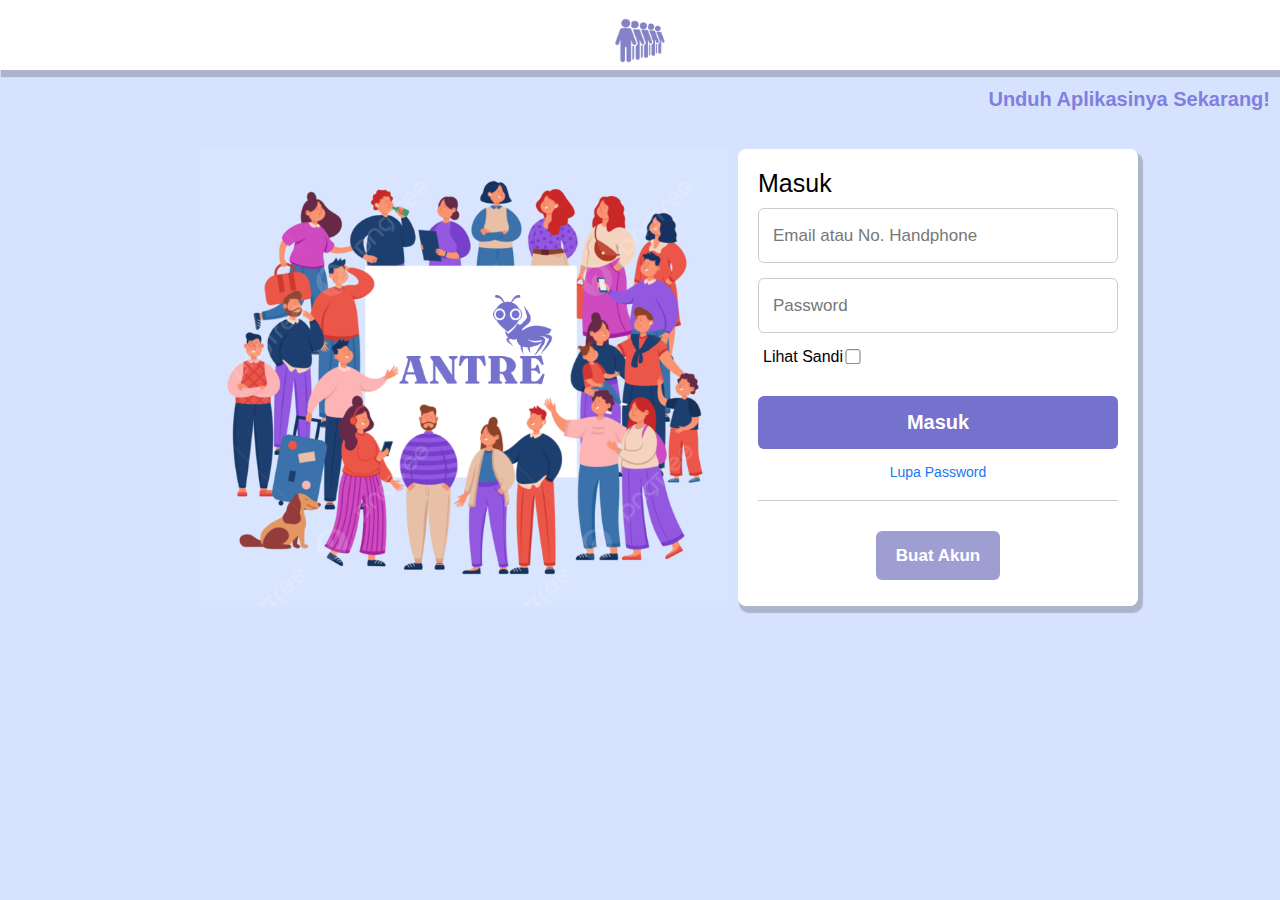
<file: index.html>
<!DOCTYPE html>
<html lang="en">
  <head>
    <meta charset="UTF-8" />
    <meta name="viewport" content="width=device-width, initial-scale=1.0" />
    <title>Antrean - Login</title>
    <link rel="shortcut icon" href="Assets/favicon.ico" type="image/x-icon" />
    <link rel="stylesheet" href="CSS/style.css" />
    <script>
      function myFunction() {
        var x = document.getElementById("myInput");
        if (x.type === "password") {
          x.type = "text";
        } else {
          x.type = "password";
        }
      }
    </script>
  </head>
  <body>
    <div class="container">
      <div class="header">
        <img src="Assets/Jumlah.png" alt="Logo" width="50" height="45" />
      </div>
      <a class="download" href="#">Unduh Aplikasinya Sekarang!</a>
      <div class="main">
        <img src="Assets/Group 14.png" class="aside2" />
        <form action="HTML/beranda.html">
          <div class="tittle">Masuk</div>
          <input type="email" placeholder="Email atau No. Handphone" required />
          <input type="password" placeholder="Password" id="myInput" required />
          <span class="textbox">Lihat Sandi</span
          ><input type="checkbox" onclick="myFunction()" class="cekbox" />
          <div class="link">
            <button type="submit" class="login">Masuk</button>
            <a href="#" class="forgot">Lupa Password</a>
          </div>
          <hr />
          <div class="button">
            <a href="HTML/Daftar.html">Buat Akun</a>
          </div>
        </form>
      </div>
    </div>
  </body>
</html>
</file>
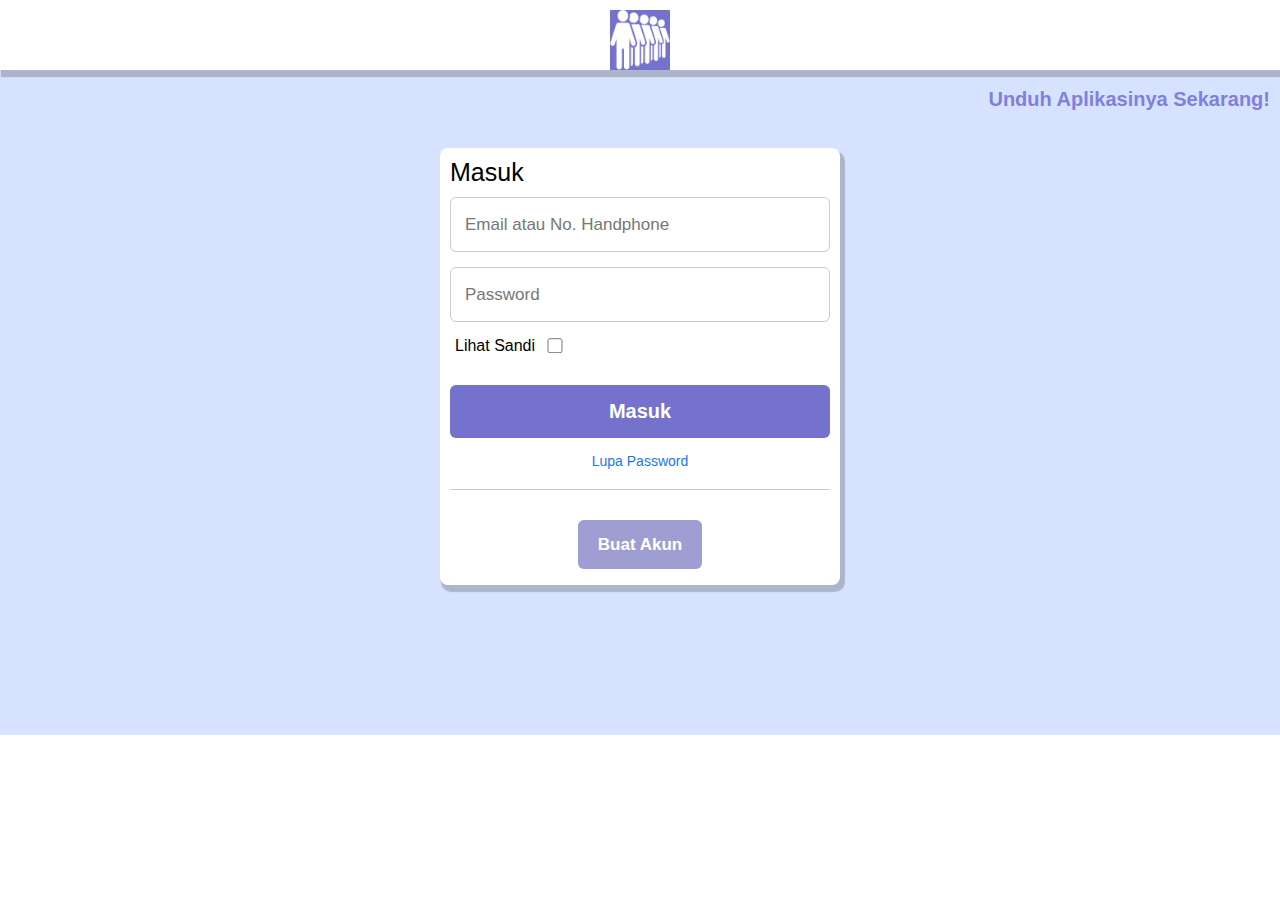
<file: Index.html>
<!DOCTYPE html>
<html lang="en">
  <head>
    <meta charset="UTF-8" />
    <meta name="viewport" content="width=device-width, initial-scale=1.0" />
    <title>Login</title>
    <link rel="shortcut icon" href="/Assets/favicon.ico" type="image/x-icon">
    <link rel="stylesheet" href="/CSS/Index.css" />
    <script>
      function myFunction() {
        var x = document.getElementById("myInput");
        if (x.type === "password") {
          x.type = "text";
        } else {
          x.type = "password";
        }
      }
    </script>
  </head>
  <body>
    <div class="container">
      <div class="header">
        <img src="../Assets/Logo Besar.png" alt="Logo" width="60" height="60" />
      </div>
      <a class="download" href="#">Unduh Aplikasinya Sekarang!</a>
      <div class="main">
        <img
          src="../Assets/Group 14.png"
          class="aside2"
          width="600"
          height="500"
        />
        <form action="#">
          <div class="tittle">Masuk</div>
          <input type="email" placeholder="Email atau No. Handphone" required />
          <input type="password" placeholder="Password" id="myInput" required />
          <span class="textbox">Lihat Sandi</span
          ><input type="checkbox" onclick="myFunction()" class="cekbox" />
          <div class="link">
            <button type="submit" class="login">Masuk</button>
            <a href="#" class="forgot">Lupa Password</a>
          </div>
          <hr />
          <div class="button">
            <a
              href="HTML/Daftar.html"
              >Buat Akun</a
            >
          </div>
        </form>
      </div>
    </div>
  </body>
</html>
</file>
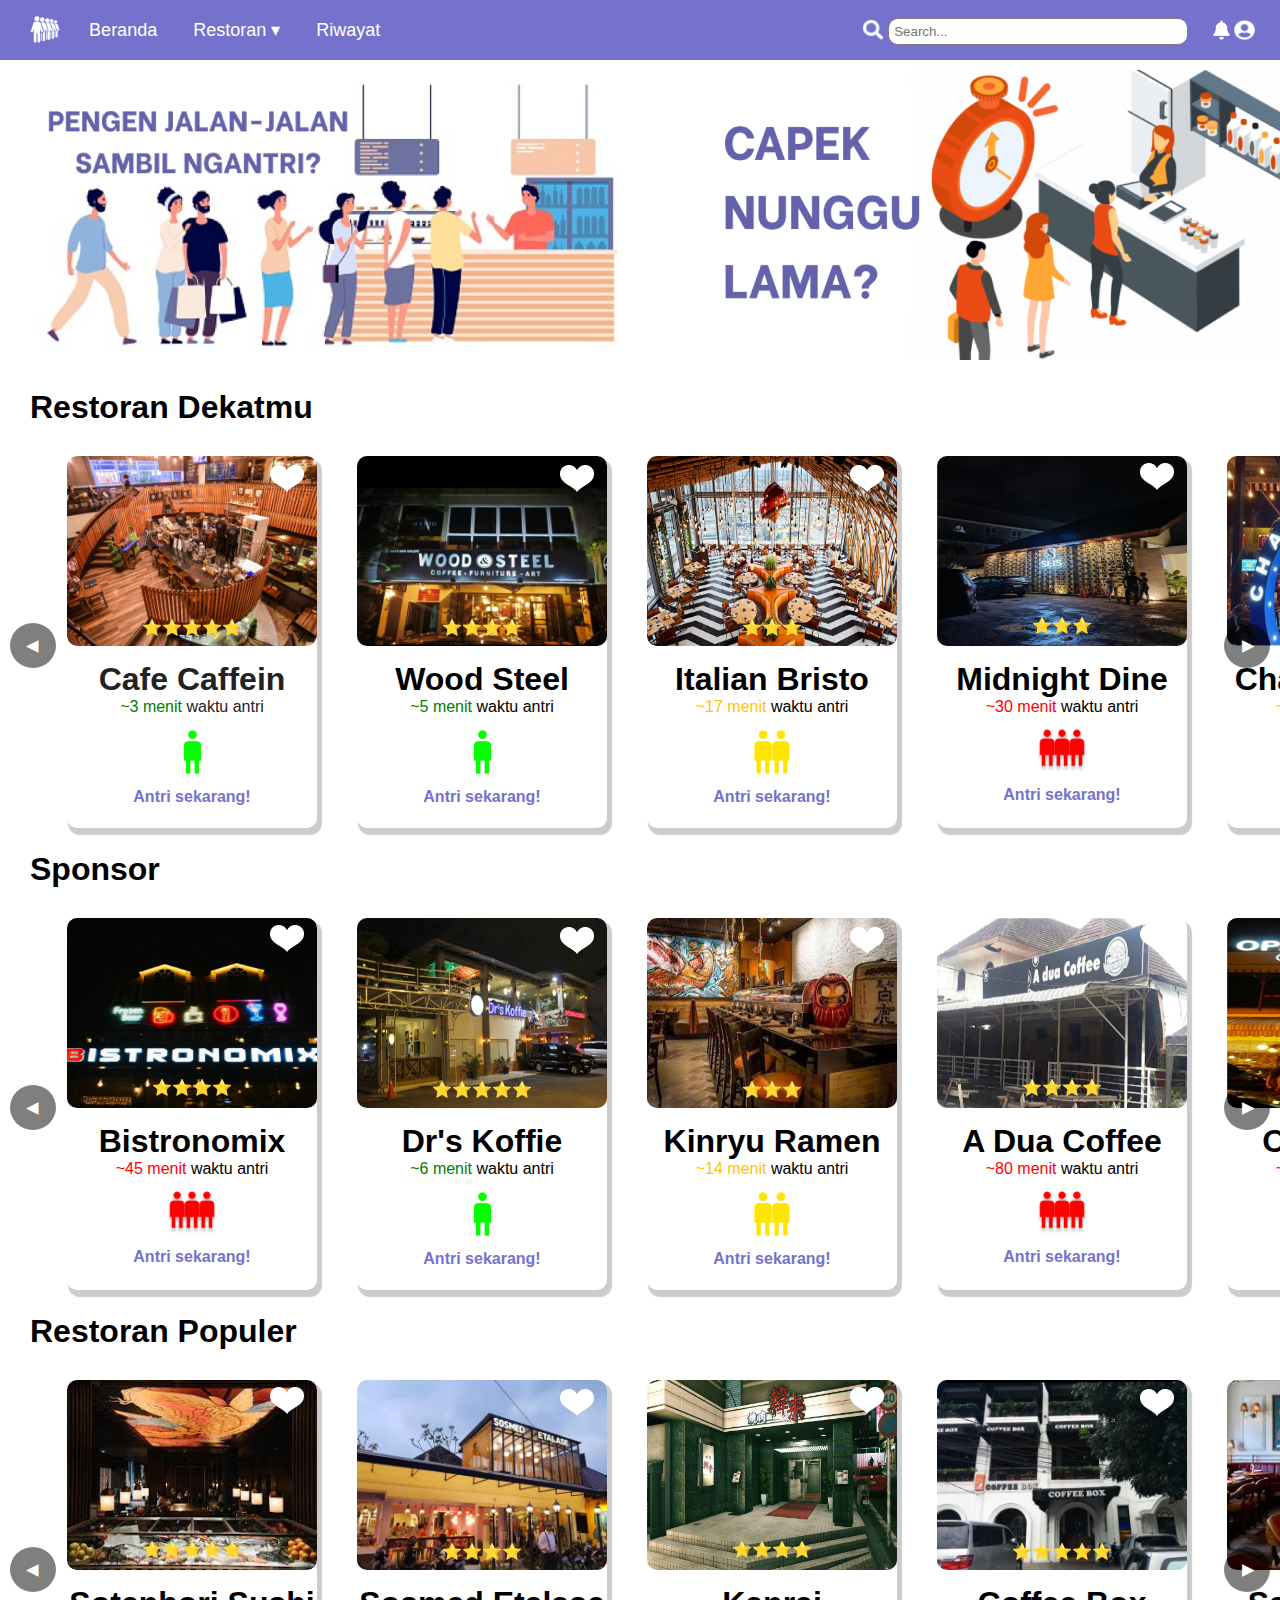
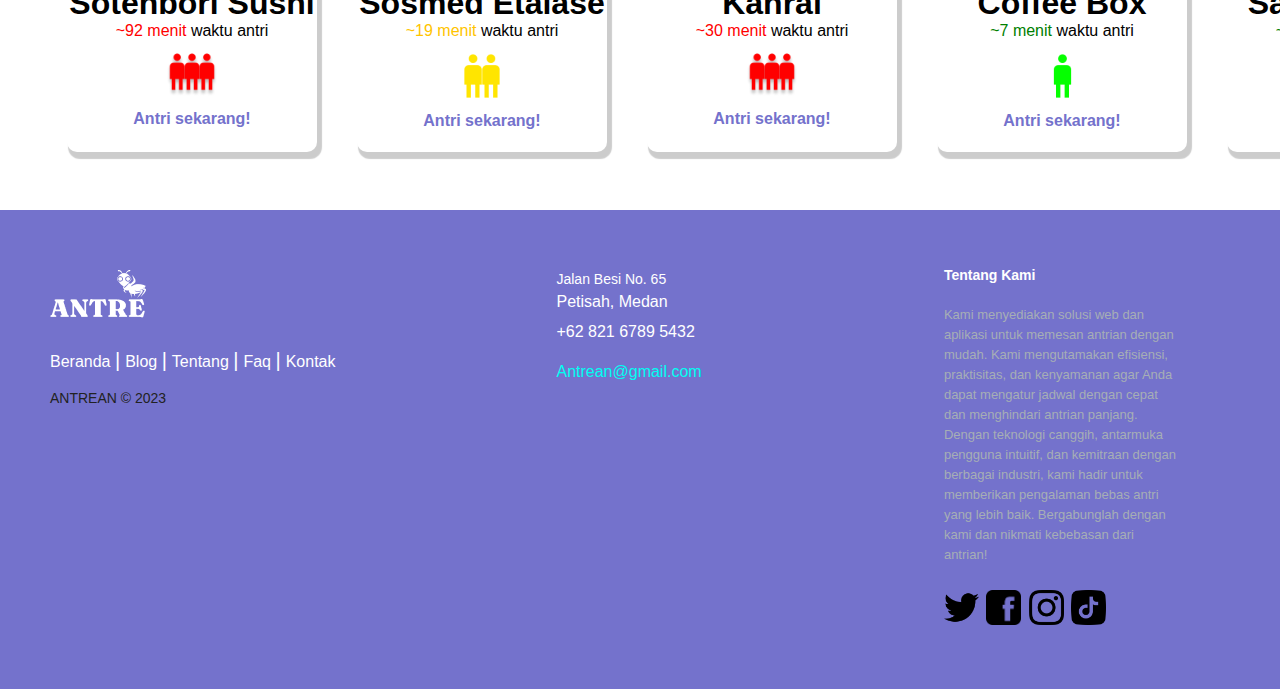
<file: HTML/beranda.html>
<!DOCTYPE html>
<html lang="en">
  <head>
    <meta charset="UTF-8" />
    <meta name="viewport" content="width=device-width, initial-scale=1.0" />
    <title>Antrean</title>
    <link rel="stylesheet" href="../CSS/beranda_style.css" />
    <link
      rel="shortcut icon"
      href="../Assets/favicon.ico"
      type="image/x-icon"
    />
  </head>

  <body>
    <div class="container">
      <section class="nav-container">
        <nav class="navbar">
          <img class="antrean pc" src="../Assets/Logo.png" />
          <ul class="nav">
            <li class="nav-item"><a href="#">Beranda</a></li>
            <li class="dropdown">
              <button class="dropbtn">Restoran &#9662;</button>
              <div class="dropdown-content">
                <a href="#restoran-dekatmu">Restoran Dekatmu</a>
                <a href="#sponsor">Restoran Sponsor</a>
                <a href="#restoran-populer">Restoran Populer</a>
              </div>
            </li>
            <li class="nav-item"><a href="Riwayat.html">Riwayat</a></li>
          </ul>
          <div class="bar">
            <span>
              <img class="antrean mobile" src="../Assets/Logo.png" />
            </span>
            <span class="bar-ipt">
              <img src="../Assets/Search.png" />
              <input class="search-input" type="text" placeholder="Search..." />
              <img src="../Assets/bell.png" />
              <img src="../Assets/user.png" />
            </span>
          </div>
        </nav>
      </section>

      <section class="gallery-container">
        <div class="gallery">
          <img src="../Assets/carousel 1.png" alt="Image 1" />
          <img src="../Assets/carousel 2.png" alt="Image 2" />
          <img src="../Assets/carousel 3.png" alt="Image 3" />
          <img src="../Assets/carousel 4.png" alt="Image 4" />
          <img src="../Assets/carousel 1.png" alt="Image 1" />
          <img src="../Assets/carousel 2.png" alt="Image 2" />
          <img src="../Assets/carousel 3.png" alt="Image 3" />
          <img src="../Assets/carousel 4.png" alt="Image 4" />
        </div>
      </section>

      <section class="main-page">
        <div class="row">
          <h1 class="title" id="restoran-dekatmu">Restoran Dekatmu</h1>
          <button class="left" onclick="leftScroll1()">
            <p class="fas fa-angle-double-left">&#9666;</p>
          </button>
          <div class="resto-container resto1">
            <a href="cafe_caffein.html">
              <div class="resto">
                <img class="resto-img" src="../Assets/resto.png" />
                <h1>Cafe Caffein</h1>
                <p><span class="green">~3 menit</span> waktu antri</p>
                <img class="queue" src="../Assets/sepi.png" />
                <p class="purp">Antri sekarang!</p>
                <div class="stars">
                  &#11088;&#11088;&#11088;&#11088;&#11088;
                </div>
                <img
                  class="favourite"
                  src="../Assets/favourite.png"
                  alt="favourite"
                />
              </div>
            </a>
            <div class="resto">
              <img class="resto-img" src="../Assets/resto (1).png" />
              <h1>Wood Steel</h1>
              <p><span class="green">~5 menit</span> waktu antri</p>
              <img class="queue" src="../Assets/sepi.png" />
              <p class="purp">Antri sekarang!</p>
              <div class="stars">&#11088;&#11088;&#11088;&#11088;</div>
              <img
                class="favourite"
                src="../Assets/favourite.png"
                alt="favourite"
              />
            </div>
            <div class="resto">
              <img class="resto-img" src="../Assets/resto (2).png" />
              <h1>Italian Bristo</h1>
              <p><span class="yellow">~17 menit</span> waktu antri</p>
              <img class="queue" src="../Assets/sedang.png" />
              <p class="purp">Antri sekarang!</p>
              <div class="stars">&#11088;&#11088;&#11088;</div>
              <img
                class="favourite"
                src="../Assets/favourite.png"
                alt="resto 1"
                alt="favourite"
              />
            </div>
            <div class="resto">
              <img class="resto-img" src="../Assets/resto (3).png" />
              <h1>Midnight Dine</h1>
              <p><span class="red">~30 menit</span> waktu antri</p>
              <img class="queue" src="../Assets/ramai.png" />
              <p class="purp">Antri sekarang!</p>
              <div class="stars">&#11088;&#11088;&#11088;</div>
              <img
                class="favourite"
                src="../Assets/favourite.png"
                alt="favourite"
              />
            </div>
            <div class="resto">
              <img class="resto-img" src="../Assets/resto (4).png" />
              <h1>Champion Cafe</h1>
              <p><span class="yellow">~24 menit</span> waktu antri</p>
              <img class="queue" src="../Assets/sedang.png" />
              <p class="purp">Antri sekarang!</p>
              <div class="stars">&#11088;</div>
              <img
                class="favourite"
                src="../Assets/favourite.png"
                alt="favourite"
              />
            </div>
            <div class="resto">
              <img class="resto-img" src="../Assets/resto (5).png" />
              <h1>Swasana</h1>
              <p><span class="green">~1 menit</span> waktu antri</p>
              <img class="queue" src="../Assets/sepi.png" />
              <p class="purp">Antri sekarang!</p>
              <div class="stars">&#11088;&#11088;&#11088;&#11088;&#11088;</div>
              <img
                class="favourite"
                src="../Assets/favourite.png"
                alt="favourite"
              />
            </div>
            <div class="resto">
              <img class="resto-img" src="../Assets/resto (6).png" />
              <h1>One'O'One</h1>
              <p><span class="red">~38 menit</span> waktu antri</p>
              <img class="queue" src="../Assets/ramai.png" />
              <p class="purp">Antri sekarang!</p>
              <div class="stars">&#11088;&#11088;</div>
              <img
                class="favourite"
                src="../Assets/favourite.png"
                alt="favourite"
              />
            </div>

            <button class="show normal" id="more-btn" onclick="show()">
              Show More
            </button>

            <div id="resto-more" class="resto hidden">
              <img class="resto-img" src="../Assets/resto (7).png" />
              <h1>Priscilla Desert</h1>
              <p><span class="yellow">~13 menit</span> waktu antri</p>
              <img class="queue" src="../Assets/sedang.png" />
              <p class="purp">Antri sekarang!</p>
              <div class="stars">&#11088;&#11088;&#11088;</div>
              <img
                class="favourite"
                src="../Assets/favourite.png"
                alt="favourite"
              />
            </div>

            <div id="resto-more2" class="resto hidden">
              <img class="resto-img" src="../Assets/resto hidden (1).png" />
              <h1>Unboss Cafe</h1>
              <p><span class="green">~1 menit</span> waktu antri</p>
              <img class="queue" src="../Assets/sepi.png" />
              <p class="purp">Antri sekarang!</p>
              <div class="stars">&#11088;&#11088;&#11088;&#11088;</div>
              <img
                class="favourite"
                src="../Assets/favourite.png"
                alt="favourite"
              />
            </div>

            <div id="resto-more3" class="resto hidden">
              <img class="resto-img" src="../Assets/resto hidden (2).png" />
              <h1>L Tropical Cafe</h1>
              <p><span class="yellow">~18 menit</span> waktu antri</p>
              <img class="queue" src="../Assets/sedang.png" />
              <p class="purp">Antri sekarang!</p>
              <div class="stars">&#11088;&#11088;</div>
              <img
                class="favourite"
                src="../Assets/favourite.png"
                alt="favourite"
              />
            </div>

            <div id="resto-more4" class="resto hidden">
              <img class="resto-img" src="../Assets/resto hidden (3).png" />
              <h1>Lavend Eataries</h1>
              <p><span class="red">~30 menit</span> waktu antri</p>
              <img class="queue" src="../Assets/ramai.png" />
              <p class="purp">Antri sekarang!</p>
              <div class="stars">&#11088;&#11088;&#11088;&#11088;</div>
              <img
                class="favourite"
                src="../Assets/favourite.png"
                alt="favourite"
              />
            </div>

            <button class="show hidden" id="less-btn" onclick="less()">
              Show Less
            </button>
          </div>

          <button class="right" onclick="rightScroll1()">
            <p class="fas fa-angle-double-right">&#9656;</p>
          </button>
        </div>

        <div class="row">
          <h1 class="title" id="sponsor">Sponsor</h1>
          <button class="left" onclick="leftScroll2()">
            <p class="fas fa-angle-double-left">&#9666;</p>
          </button>
          <div class="resto-container resto2">
            <div class="resto">
              <img class="resto-img" src="../Assets/resto (8).png" />
              <h1>Bistronomix</h1>
              <p><span class="red">~45 menit</span> waktu antri</p>
              <img class="queue" src="../Assets/ramai.png" />
              <p class="purp">Antri sekarang!</p>
              <div class="stars">&#11088;&#11088;&#11088;&#11088;</div>
              <img
                class="favourite"
                src="../Assets/favourite.png"
                alt="favourite"
              />
            </div>
            <div class="resto">
              <img class="resto-img" src="../Assets/resto (9).png" />
              <h1>Dr's Koffie</h1>
              <p><span class="green">~6 menit</span> waktu antri</p>
              <img class="queue" src="../Assets/sepi.png" />
              <p class="purp">Antri sekarang!</p>
              <div class="stars">&#11088;&#11088;&#11088;&#11088;&#11088;</div>
              <img
                class="favourite"
                src="../Assets/favourite.png"
                alt="favourite"
              />
            </div>
            <div class="resto">
              <img class="resto-img" src="../Assets/resto (10).png" />
              <h1>Kinryu Ramen</h1>
              <p><span class="yellow">~14 menit</span> waktu antri</p>
              <img class="queue" src="../Assets/sedang.png" />
              <p class="purp">Antri sekarang!</p>
              <div class="stars">&#11088;&#11088;&#11088;</div>
              <img
                class="favourite"
                src="../Assets/favourite.png"
                alt="favourite"
              />
            </div>
            <div class="resto">
              <img class="resto-img" src="../Assets/resto (11).png" />
              <h1>A Dua Coffee</h1>
              <p><span class="red">~80 menit</span> waktu antri</p>
              <img class="queue" src="../Assets/ramai.png" />
              <p class="purp">Antri sekarang!</p>
              <div class="stars">&#11088;&#11088;&#11088;&#11088;</div>
              <img
                class="favourite"
                src="../Assets/favourite.png"
                alt="favourite"
              />
            </div>
            <div class="resto">
              <img class="resto-img" src="../Assets/resto (12).png" />
              <h1>Opal Coffee</h1>
              <p><span class="red">~53 menit</span> waktu antri</p>
              <img class="queue" src="../Assets/ramai.png" />
              <p class="purp">Antri sekarang!</p>
              <div class="stars">&#11088;&#11088;&#11088;&#11088;&#11088;</div>
              <img
                class="favourite"
                src="../Assets/favourite.png"
                alt="favourite"
              />
            </div>
            <div class="resto">
              <img class="resto-img" src="../Assets/resto (13).png" />
              <h1>Café Alps</h1>
              <p><span class="green">~7 menit</span> waktu antri</p>
              <img class="queue" src="../Assets/sepi.png" />
              <p class="purp">Antri sekarang!</p>
              <div class="stars">&#11088;&#11088;&#11088;&#11088;</div>
              <img
                class="favourite"
                src="../Assets/favourite.png"
                alt="favourite"
              />
            </div>
            <div class="resto">
              <img class="resto-img" src="../Assets/resto (14).png" />
              <h1>Joe's Diner</h1>
              <p><span class="green">~10 menit</span> waktu antri</p>
              <img class="queue" src="../Assets/sepi.png" />
              <p class="purp">Antri sekarang!</p>
              <div class="stars">&#11088;&#11088;&#11088;</div>
              <img
                class="favourite"
                src="../Assets/favourite.png"
                alt="favourite"
              />
            </div>

            <button class="show normal" id="more-btn2" onclick="show2()">
              Show More
            </button>

            <div id="resto-more5" class="resto hidden">
              <img class="resto-img" src="../Assets/resto (15).png" />
              <h1>Mylamien</h1>
              <p><span class="yellow">~17 menit</span> waktu antri</p>
              <img class="queue" src="../Assets/sedang.png" />
              <p class="purp">Antri sekarang!</p>
              <div class="stars">&#11088;&#11088;&#11088;&#11088;</div>
              <img
                class="favourite"
                src="../Assets/favourite.png"
                alt="favourite"
              />
            </div>

            <div id="resto-more6" class="resto hidden">
              <img class="resto-img" src="../Assets/resto hidden (4).png" />
              <h1>Vulcanic Resto</h1>
              <p><span class="green">~10 menit</span> waktu antri</p>
              <img class="queue" src="../Assets/sepi.png" />
              <p class="purp">Antri sekarang!</p>
              <div class="stars">&#11088;&#11088;&#11088;&#11088;&#11088;</div>
              <img
                class="favourite"
                src="../Assets/favourite.png"
                alt="favourite"
              />
            </div>

            <div id="resto-more7" class="resto hidden">
              <img class="resto-img" src="../Assets/resto hidden (5).png" />
              <h1>Rooftop Buffet</h1>
              <p><span class="yellow">~14 menit</span> waktu antri</p>
              <img class="queue" src="../Assets/sedang.png" />
              <p class="purp">Antri sekarang!</p>
              <div class="stars">&#11088;&#11088;&#11088;</div>
              <img
                class="favourite"
                src="../Assets/favourite.png"
                alt="favourite"
              />
            </div>

            <div id="resto-more8" class="resto hidden">
              <img class="resto-img" src="../Assets/resto hidden (6).png" />
              <h1>Outback Food</h1>
              <p><span class="red">~30 menit</span> waktu antri</p>
              <img class="queue" src="../Assets/ramai.png" />
              <p class="purp">Antri sekarang!</p>
              <div class="stars">&#11088;&#11088;&#11088;&#11088;</div>
              <img
                class="favourite"
                src="../Assets/favourite.png"
                alt="favourite"
              />
            </div>

            <button class="show hidden" id="less-btn2" onclick="less2()">
              Show Less
            </button>
          </div>
          <button class="right" onclick="rightScroll2()">
            <p class="fas fa-angle-double-right">&#9656;</p>
          </button>
        </div>

        <div class="row">
          <h1 class="title" id="restoran-populer">Restoran Populer</h1>
          <button class="left" onclick="leftScroll3()">
            <p class="fas fa-angle-double-left">&#9666;</p>
          </button>
          <div class="resto-container resto3">
            <div class="resto">
              <img class="resto-img" src="../Assets/resto (16).png" />
              <h1>Sotenbori Sushi</h1>
              <p><span class="red">~92 menit</span> waktu antri</p>
              <img class="queue" src="../Assets/ramai.png" />
              <p class="purp">Antri sekarang!</p>
              <div class="stars">&#11088;&#11088;&#11088;&#11088;&#11088;</div>
              <img
                class="favourite"
                src="../Assets/favourite.png"
                alt="favourite"
              />
            </div>
            <div class="resto">
              <img class="resto-img" src="../Assets/resto (17).png" />
              <h1>Sosmed Etalase</h1>
              <p><span class="yellow">~19 menit</span> waktu antri</p>
              <img class="queue" src="../Assets/sedang.png" />
              <p class="purp">Antri sekarang!</p>
              <div class="stars">&#11088;&#11088;&#11088;&#11088;</div>
              <img
                class="favourite"
                src="../Assets/favourite.png"
                alt="favourite"
              />
            </div>
            <div class="resto">
              <img class="resto-img" src="../Assets/resto (18).png" />
              <h1>Kanrai</h1>
              <p><span class="red">~30 menit</span> waktu antri</p>
              <img class="queue" src="../Assets/ramai.png" />
              <p class="purp">Antri sekarang!</p>
              <div class="stars">&#11088;&#11088;&#11088;&#11088;</div>
              <img
                class="favourite"
                src="../Assets/favourite.png"
                alt="favourite"
              />
            </div>
            <div class="resto">
              <img class="resto-img" src="../Assets/resto (19).png" />
              <h1>Coffee Box</h1>
              <p><span class="green">~7 menit</span> waktu antri</p>
              <img class="queue" src="../Assets/sepi.png" />
              <p class="purp">Antri sekarang!</p>
              <div class="stars">&#11088;&#11088;&#11088;&#11088;&#11088;</div>
              <img
                class="favourite"
                src="../Assets/favourite.png"
                alt="favourite"
              />
            </div>
            <div class="resto">
              <img class="resto-img" src="../Assets/resto (20).png" />
              <h1>Sapori d'Italia</h1>
              <p><span class="green">~13 menit</span> waktu antri</p>
              <img class="queue" src="../Assets/sepi.png" />
              <p class="purp">Antri sekarang!</p>
              <div class="stars">&#11088;&#11088;&#11088;&#11088;&#11088;</div>
              <img
                class="favourite"
                src="../Assets/favourite.png"
                alt="favourite"
              />
            </div>
            <div class="resto">
              <img class="resto-img" src="../Assets/resto (21).png" />
              <h1>Il Forno Magico</h1>
              <p><span class="red">~48 menit</span> waktu antri</p>
              <img class="queue" src="../Assets/ramai.png" />
              <p class="purp">Antri sekarang!</p>
              <div class="stars">&#11088;&#11088;&#11088;&#11088;</div>
              <img
                class="favourite"
                src="../Assets/favourite.png"
                alt="favourite"
              />
            </div>
            <div class="resto">
              <img class="resto-img" src="../Assets/resto (22).png" />
              <h1>Nord Njutning</h1>
              <p><span class="yellow">~15 menit</span> waktu antri</p>
              <img class="queue" src="../Assets/sedang.png" />
              <p class="purp">Antri sekarang!</p>
              <div class="stars">&#11088;&#11088;&#11088;&#11088;&#11088;</div>
              <img
                class="favourite"
                src="../Assets/favourite.png"
                alt="favourite"
              />
            </div>

            <button class="show normal" id="more-btn3" onclick="show3()">
              Show More
            </button>

            <div id="resto-more9" class="resto hidden">
              <img class="resto-img" src="../Assets/resto (23).png" />
              <h1>Vilda Vingar</h1>
              <p><span class="green">~4 menit</span> waktu antri</p>
              <img class="queue" src="../Assets/sepi.png" />
              <p class="purp">Antri sekarang!</p>
              <div class="stars">&#11088;&#11088;&#11088;&#11088;&#11088;</div>
              <img
                class="favourite"
                src="../Assets/favourite.png"
                alt="favourite"
              />
            </div>

            <div id="resto-more10" class="resto hidden">
              <img class="resto-img" src="../Assets/resto hidden (7).png" />
                <h1>Vulcanic Resto</h1>
                <p><span class="green">~7 menit</span> waktu antri</p>
                <img class="queue" src="../Assets/sepi.png" />
                <p class="purp">Antri sekarang!</p>
                <div class="stars">&#11088;&#11088;</div>
                <img
                  class="favourite"
                  src="../Assets/favourite.png"
                  alt="favourite"
                />
            </div>

            <div id="resto-more11" class="resto hidden">
              <img class="resto-img" src="../Assets/resto hidden (8).png" />
                <h1>Kito</h1>
                <p><span class="yellow">~17 menit</span> waktu antri</p>
                <img class="queue" src="../Assets/sedang.png" />
                <p class="purp">Antri sekarang!</p>
                <div class="stars">&#11088;&#11088;&#11088;&#11088;</div>
                <img
                  class="favourite"
                  src="../Assets/favourite.png"
                  alt="favourite"
                />
            </div>

            <button class="show hidden" id="less-btn3" onclick="less3()">
              Show Less
            </button>
          </div>
          <button class="right" onclick="rightScroll3()">
            <p class="fas fa-angle-double-right">&#9656;</p>
          </button>
        </div>
      </section>
    </div>

    <section class="footer-distributed">
      <div class="footer-left">
        <div><img src="../Assets/semut.png" alt="AN" class="AN" /></div>
        <img src="../Assets/ANTRE.png" alt="ANTRE" class="ANTRE" />
        <p class="footer-links">
          <a href="#" class="link-1">Beranda</a>

          <a href="#">Blog</a>

          <a href="#">Tentang</a>

          <a href="#">Faq</a>

          <a href="#">Kontak</a>
        </p>

        <p class="footer-company-name">ANTREAN © 2023</p>
      </div>

      <div class="footer-center">
        <div>
          <i class="fa fa-map-marker"></i>
          <p><span>Jalan Besi No. 65</span>Petisah, Medan</p>
        </div>

        <div>
          <i class="fa fa-phone"></i>
          <p>+62 821 6789 5432</p>
        </div>

        <div>
          <i class="fa fa-envelope"></i>
          <p><a href="mailto:Antrean@gmail.com">Antrean@gmail.com</a></p>
        </div>
      </div>

      <div class="footer-right">
        <p class="footer-company-about">
          <span>Tentang Kami</span>
          Kami menyediakan solusi web dan aplikasi untuk memesan antrian dengan
          mudah. Kami mengutamakan efisiensi, praktisitas, dan kenyamanan agar
          Anda dapat mengatur jadwal dengan cepat dan menghindari antrian
          panjang. Dengan teknologi canggih, antarmuka pengguna intuitif, dan
          kemitraan dengan berbagai industri, kami hadir untuk memberikan
          pengalaman bebas antri yang lebih baik. Bergabunglah dengan kami dan
          nikmati kebebasan dari antrian!
        </p>

        <div class="footer-icons">
          <a href="#"><img src="../Assets/twt footer.png" /></a>
          <a href="#"><img src="../Assets/fb footer.png" alt="facebook" /></a>
          <a href="#"><img src="../Assets/insta footer.png" alt="" /></a>
          <a href="#"><img src="../Assets/tktk footer.png" /></a>
        </div>
      </div>
    </section>

    <script>
      var resto = document.getElementById("resto-more");
      var resto2 = document.getElementById("resto-more2");
      var resto3 = document.getElementById("resto-more3");
      var resto4 = document.getElementById("resto-more4");
      var resto5 = document.getElementById("resto-more5");
      var resto6 = document.getElementById("resto-more6");
      var resto7 = document.getElementById("resto-more7");
      var resto8 = document.getElementById("resto-more8");
      var resto9 = document.getElementById("resto-more9");
      var resto10 = document.getElementById("resto-more10");
      var resto11 = document.getElementById("resto-more11");
      var more_btn = document.getElementById("more-btn");
      var less_btn = document.getElementById("less-btn");

      var resto2 = document.getElementById("resto-more2");
      var more_btn2 = document.getElementById("more-btn2");
      var less_btn2 = document.getElementById("less-btn2");

      var resto3 = document.getElementById("resto-more3");
      var more_btn3 = document.getElementById("more-btn3");
      var less_btn3 = document.getElementById("less-btn3");

      //Show more function
      function show() {
        resto.classList.remove("hidden");
        resto2.classList.remove("hidden");
        resto3.classList.remove("hidden");
        resto4.classList.remove("hidden");
        more_btn.classList.remove("normal");
        less_btn.classList.remove("hidden");

        more_btn.classList.add("hidden");
        less_btn.classList.add("normal");
      }

      function show2() {
        resto5.classList.remove("hidden");
        resto6.classList.remove("hidden");
        resto7.classList.remove("hidden");
        resto8.classList.remove("hidden");
        more_btn2.classList.remove("normal");
        less_btn2.classList.remove("hidden");

        more_btn2.classList.add("hidden");
        less_btn2.classList.add("normal");
      }

      function show3() {
        resto9.classList.remove("hidden");
        resto10.classList.remove("hidden");
        resto11.classList.remove("hidden");
        more_btn3.classList.remove("normal");
        less_btn3.classList.remove("hidden");

        more_btn3.classList.add("hidden");
        less_btn3.classList.add("normal");
      }

      //show less function
      function less() {
        more_btn.classList.remove("hidden");
        less_btn.classList.remove("normal");

        resto.classList.add("hidden");
        resto2.classList.add("hidden");
        resto3.classList.add("hidden");
        resto4.classList.add("hidden");
        more_btn.classList.add("normal");
        less_btn.classList.add("hidden");
      }

      function less2() {
        more_btn2.classList.remove("hidden");
        less_btn2.classList.remove("normal");

        resto5.classList.add("hidden");
        resto6.classList.add("hidden");
        resto7.classList.add("hidden");
        resto8.classList.add("hidden");
        more_btn2.classList.add("normal");
        less_btn2.classList.add("hidden");
      }

      function less3() {
        more_btn3.classList.remove("hidden");
        less_btn3.classList.remove("normal");

        resto9.classList.add("hidden");
        resto10.classList.add("hidden");
        resto11.classList.add("hidden");
        more_btn3.classList.add("normal");
        less_btn3.classList.add("hidden");
      }

      //Left and right function
      function leftScroll1() {
        const left = document.querySelector(".resto-container.resto1");
        left.scrollBy(-590, 0);
      }

      function rightScroll1() {
        const right = document.querySelector(".resto-container.resto1");
        right.scrollBy(590, 0);
      }

      function leftScroll2() {
        const left = document.querySelector(".resto-container.resto2");
        left.scrollBy(-590, 0);
      }

      function rightScroll2() {
        const right = document.querySelector(".resto-container.resto2");
        right.scrollBy(590, 0);
      }

      function leftScroll3() {
        const left = document.querySelector(".resto-container.resto3");
        left.scrollBy(-590, 0);
      }

      function rightScroll3() {
        const right = document.querySelector(".resto-container.resto3");
        right.scrollBy(590, 0);
      }
    </script>
  </body>
</html>
</file>
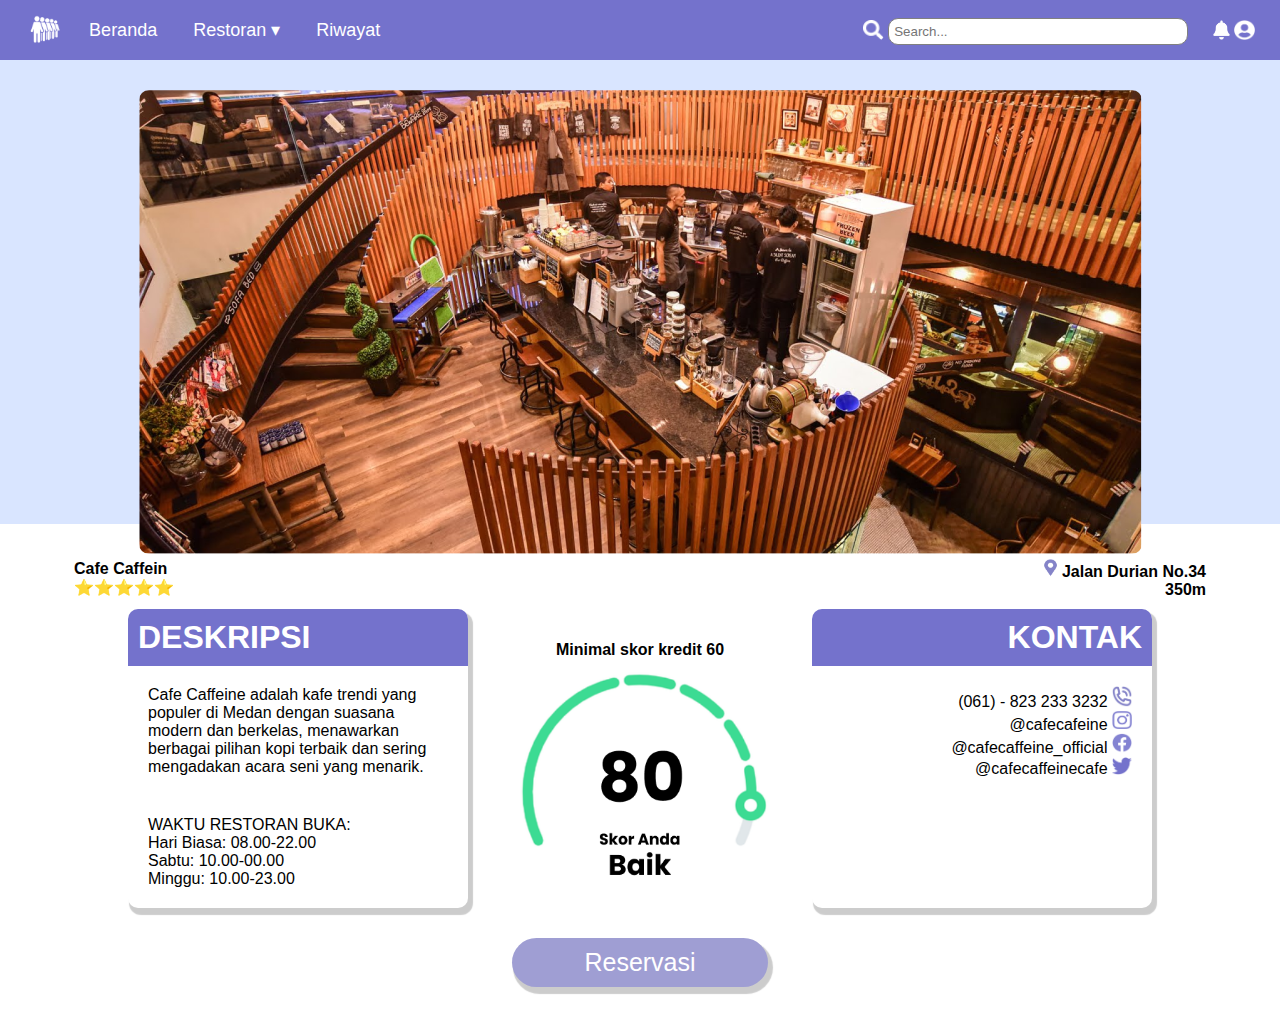
<file: HTML/cafe_caffein.html>
<!DOCTYPE html>
<html lang="id">
  <head>
    <meta charset="UTF-8" />
    <meta name="viewport" content="width=device-width, initial-scale=1.0" />
    <title>Antrean - Cafe Caffein</title>
    <link rel="shortcut icon" href="../Assets/favicon.ico" type="image/x-icon">
    <link rel="stylesheet" href="../CSS/cafe_style.css" />
  </head>

  <body>
    <div class="container">
      <section class="nav-container">
        <nav class="navbar">
          <img class="antrean pc" src="../Assets/Logo.png" />
          <ul class="nav">
            <li class="nav-item"><a href="beranda.html">Beranda</a></li>
            <li class="dropdown">
              <button class="dropbtn">Restoran &#9662;</button>
              <div class="dropdown-content">
                <a href="beranda.html#restoran-dekatmu">Restoran Dekatmu</a>
                <a href="beranda.html#sponsor">Restoran Sponsor</a>
                <a href="beranda.html#restoran-populer">Restoran Populer</a>
              </div>
            </li>
            <li class="nav-item"><a href="Riwayat.html">Riwayat</a></li>
          </ul>
          <div class="bar">
            <span>
              <img class="antrean mobile" src="../Assets/Logo.png" />
            </span>
            <span class="bar-ipt">
              <img src="../Assets/Search.png" />
              <input class="search-input" type="text" placeholder="Search..." />
              <img src="../Assets/bell.png" />
              <img src="../Assets/user.png" />
            </span>
          </div>
        </nav>
      </section>

      <section class="preview-container">
        <img src="../Assets/resto 1 big.png" />
      </section>

      <section class="small-info-container ghost">
        <span>
          <p>Cafe Caffein</p>
          <p>&#11088;&#11088;&#11088;&#11088;&#11088;</p>
        </span>
        <span class="location">
          <p><img src="../Assets/Lokasi.png" /> Jalan Durian No.34</p>
          <p>350m</p>
        </span>
      </section>

      <section class="small-info-container normal">
        <span>
          <p>Cafe Caffein</p>
          <p>&#11088;&#11088;&#11088;&#11088;&#11088;</p>
        </span>
        <span class="location">
          <p><img src="../Assets/Lokasi.png" /> Jalan Durian No.34</p>
          <p>350m</p>
        </span>
      </section>

      <section class="info-container">
        <div class="info center ghost">
          <p>Minimal skor kredit 60</p>
          <img
            src="../Assets/credit score.png"
            alt="Credit Score"
            class="credit"
          />
        </div>

        <div class="info left">
          <h1>DESKRIPSI</h1>
          <p>
            Cafe Caffeine adalah kafe trendi yang populer di Medan dengan
            suasana modern dan berkelas, menawarkan berbagai pilihan kopi
            terbaik dan sering mengadakan acara seni yang menarik.
          </p>
          <ul>
            WAKTU RESTORAN BUKA:
            <li>Hari Biasa: 08.00-22.00</li>
            <li>Sabtu: 10.00-00.00</li>
            <li>Minggu: 10.00-23.00</li>
          </ul>
        </div>
        <div class="info center normal">
          <p>Minimal skor kredit 60</p>
          <img
            src="../Assets/credit score.png"
            alt="Credit Score"
            class="credit"
          />
        </div>
        <div class="info right">
          <h1>KONTAK</h1>
          <ul>
            <li>(061) - 823 233 3232 <img src="../Assets/hp.png" /></li>
            <li>@cafecafeine <img src="../Assets/insta.png" /></li>
            <li>@cafecaffeine_official <img src="../Assets/fb.png" /></li>
            <li>@cafecaffeinecafe <img src="../Assets/twt.png" /></li>
          </ul>
        </div>
      </section>

      
      <button class="btn" type="button" id="reservasi">
        Reservasi
      </button>

      <div id="myPopup" class="popup">
        <div class="popup-content">

          <h1>INFO RESERVASI</h1>
          <form action="Konfirmasi.html">
            <div class="column">
              <div class="cell">
                <p><img src="../Assets/date.png" />Tanggal</p>
                <input type="date" name="date" required />
              </div>

              <div class="cell">
                <p><img src="../Assets/waktu.png" />Waktu</p>
                <input type="time" name="appt" required />
              </div>

              <div class="cell">
                <p><img src="../Assets/Jumlah.png" />Jumlah Pengantri</p>
                <input type="number" min="1" step="1" required />
              </div>

              <div class="cell">
                <p><img src="../Assets/promosi.png" />Kode Promo</p>
                <input
                  type="input"
                  name="promo"
                  placeholder="Masukkan kode promo..."
                />
              </div>
            </div>
            <button class="konfirmasi" type="submit">Konfirmasi</button>            

          </form>            
          <button id="kembali" class="kembali">Kembali</button>
        </div>
      </div>

      <script>
        //popup function
        const myButton = document.getElementById("reservasi");
        const close = document.getElementById("kembali");
        const myPopup = document.getElementById("myPopup");

        //reservasi di tekan
        myButton.addEventListener("click", function () {
          myPopup.classList.add("show");
        });


        //kembali di tekan
        close.addEventListener("click", function () {
          myPopup.classList.remove("show");
        });

        //ditekan diluar popup
        window.addEventListener("click", function (event) {
          if (event.target == myPopup) {
            myPopup.classList.remove("show");
          }
        });
      </script>
    </div>
  </body>
</html>
</file>
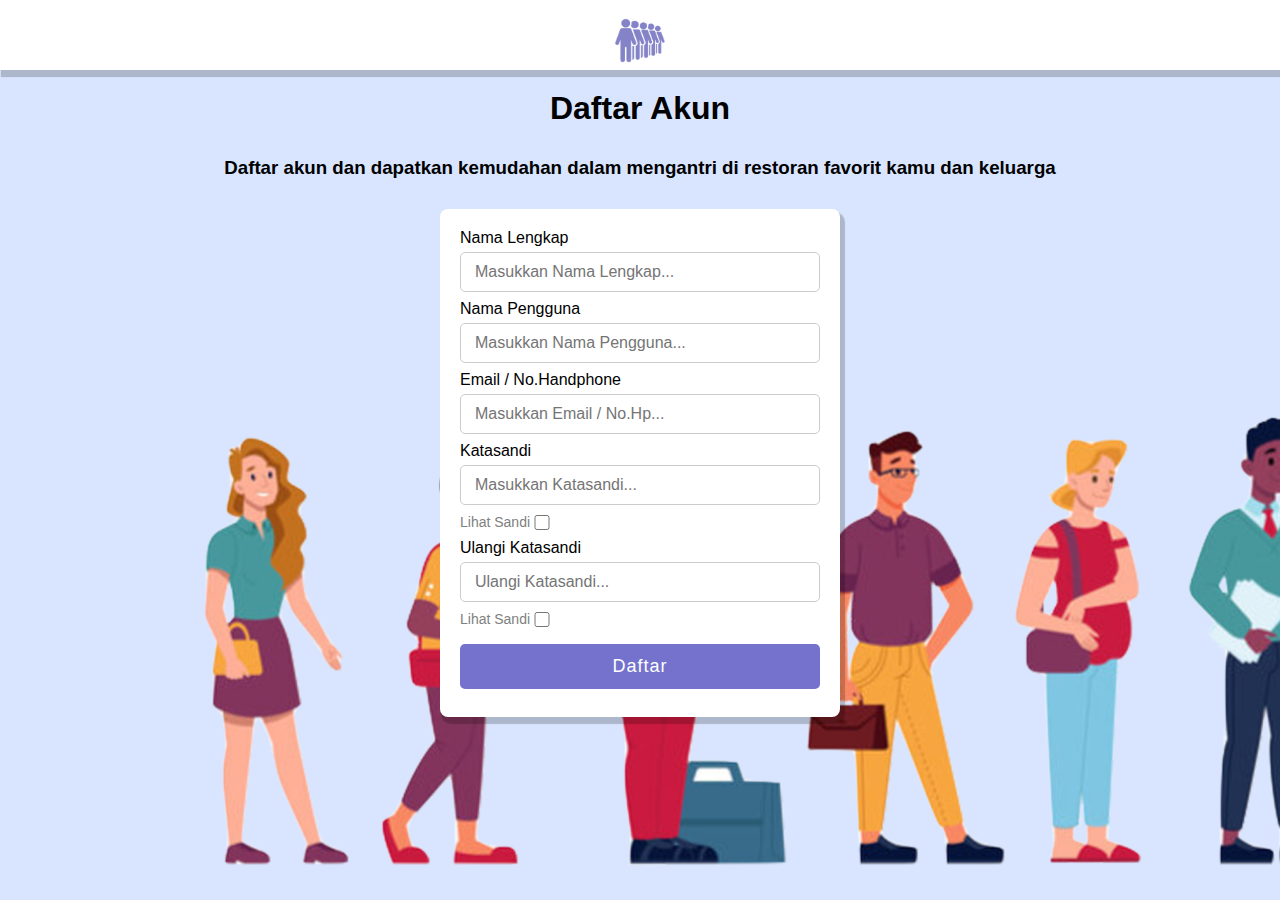
<file: HTML/Daftar.html>
<!DOCTYPE html>
<html lang="en">
  <head>
    <meta charset="UTF-8" />
    <meta name="viewport" content="width=device-width, initial-scale=1.0" />
    <title>Antrean - Daftar Akun</title>
    <link rel="stylesheet" href="../CSS/Daftar.css" />
    <link
      rel="shortcut icon"
      href="../Assets/favicon.ico"
      type="image/x-icon"
    />
    <script>
      function myFunction() {
        var x = document.getElementById("myInput");
        if (x.type === "password") {
          x.type = "text";
        } else {
          x.type = "password";
        }
      }
      function myFunction2() {
        var x = document.getElementById("myInput2");
        if (x.type === "password") {
          x.type = "text";
        } else {
          x.type = "password";
        }
      }
    </script>
  </head>
  <body>
    <div class="container">
      <div class="header">
        <img src="../Assets/Jumlah.png" alt="Logo" width="50" height="45" />
      </div>
      <div class="tittle"><h1>Daftar Akun</h1></div>
      <div class="p1">
        <h3>
          Daftar akun dan dapatkan kemudahan dalam mengantri di restoran favorit
          kamu dan keluarga
        </h3>
      </div>
      <div class="daftar">
        <form action="../index.html">
          <div class="user-detail">
            <div class="input-box">
              <span class="detail">Nama Lengkap</span>
              <input type="text" placeholder="Masukkan Nama Lengkap..." required />
            </div>
            <div class="input-box">
              <span class="detail">Nama Pengguna</span>
              <input type="text" placeholder="Masukkan Nama Pengguna..." required />
            </div>
            <div class="input-box">
              <span class="detail">Email / No.Handphone</span>
              <input type="text" placeholder="Masukkan Email / No.Hp..." required />
            </div>
            <div class="input-box">
              <span class="detail">Katasandi</span>
              <input
                type="password"
                placeholder="Masukkan Katasandi..."
                id="myInput"
                required
              />
            </div>
            <span class="cb sandi">Lihat Sandi</span
            ><input type="checkbox" class="cekbox" onclick="myFunction()" />
            <div class="input-box">
              <span class="detail">Ulangi Katasandi</span>
              <input
                type="password"
                placeholder="Ulangi Katasandi..."
                id="myInput2"
                required
              />
            </div>
            <span class="cb sandi">Lihat Sandi</span
            ><input type="checkbox" class="cekbox" onclick="myFunction2()" />
          </div>
          <div class="button" >
            <input type="submit" value="Daftar" 
            />
          </div>
        </form>
      </div>
    </div>
  </body>
</html>
</file>
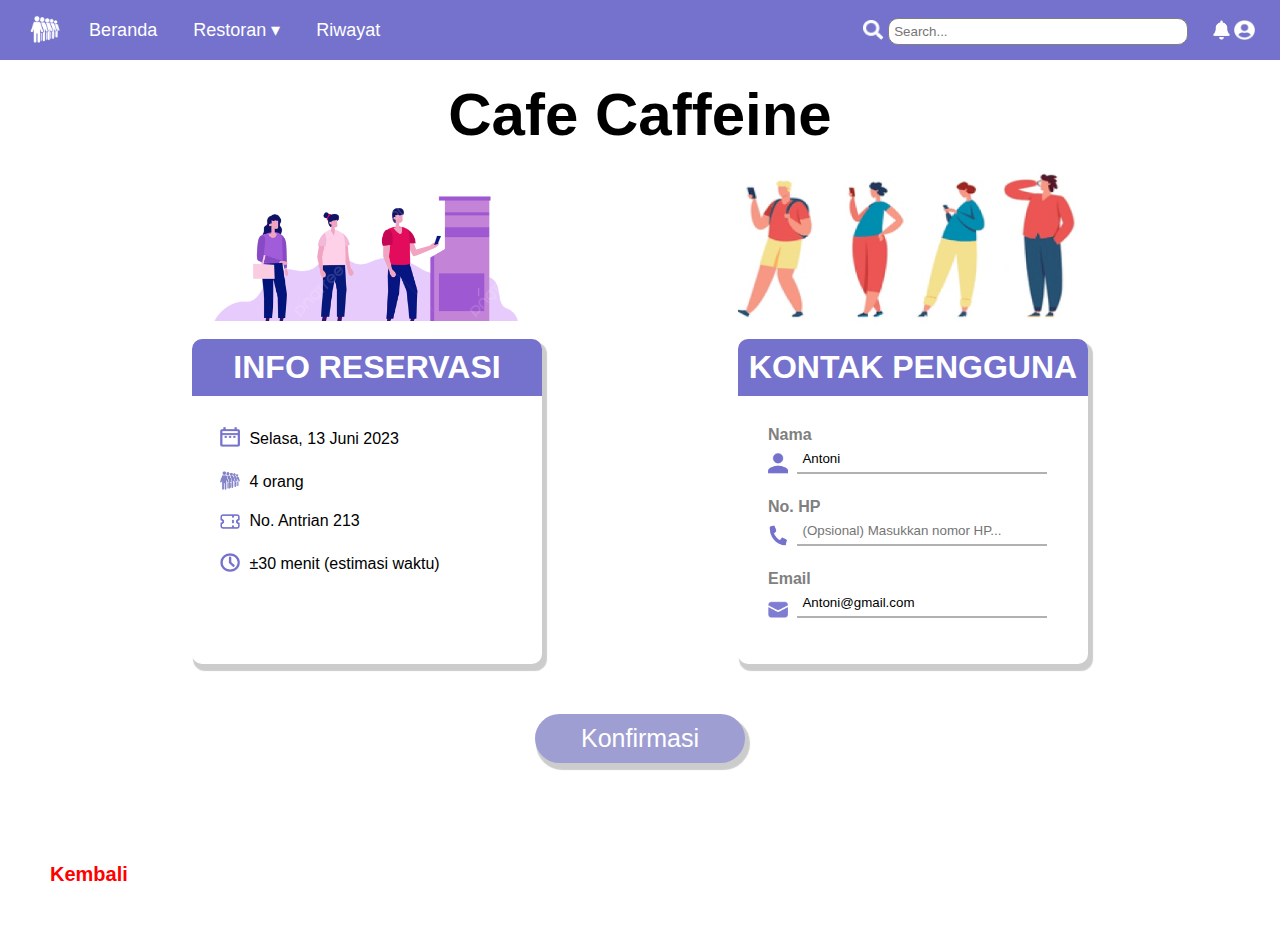
<file: HTML/Konfirmasi.html>
<!DOCTYPE html>
<html lang="en">
  <head>
    <meta charset="UTF-8" />
    <meta name="viewport" content="width=device-width, initial-scale=1.0" />
    <title>Antrean - Konfirmasi</title>
    <link
      rel="shortcut icon"
      href="../Assets/favicon.ico"
      type="image/x-icon"
    />
    <link rel="stylesheet" href="../CSS/konfirmasi.css" />
  </head>

  <body>
    <div class="container">
      <section class="nav-container">
        <nav class="navbar">
          <img class="antrean pc" src="../Assets/Logo.png" />
          <ul class="nav">
            <li class="nav-item"><a href="beranda.html">Beranda</a></li>
            <li class="dropdown">
              <button class="dropbtn">Restoran &#9662;</button>
              <div class="dropdown-content">
                <a href="beranda.html#restoran-dekatmu">Restoran Dekatmu</a>
                <a href="beranda.html#sponsor">Restoran Sponsor</a>
                <a href="beranda.html#restoran-populer">Restoran Populer</a>
              </div>
            </li>
            <li class="nav-item"><a href="Riwayat.html">Riwayat</a></li>
          </ul>
          <div class="bar">
            <span>
              <img class="antrean mobile" src="../Assets/Logo.png" />
            </span>
            <span class="bar-ipt">
              <img src="../Assets/Search.png" />
              <input class="search-input" type="text" placeholder="Search..." />
              <img src="../Assets/bell.png" />
              <img src="../Assets/user.png" />
            </span>
          </div>
        </nav>
      </section>

      <section class="title">
        <h1>Cafe Caffeine</h1>
      </section>

      <section class="img-deco">
        <img src="../Assets/reservasi info.png" alt="reservasi info" />
        <img src="../Assets/kontak info.png" alt="kontak info" />
      </section>

      <section class="main-container">
        <div class="reservasi-info">
          <h1>INFO RESERVASI</h1>
          <ul>
            <li>
              <img src="../Assets/date.png" alt="date" /> Selasa, 13 Juni 2023
            </li>
            <li><img src="../Assets/Jumlah.png" /> 4 orang</li>
            <li><img src="../Assets/NoAntri.png" /> No. Antrian 213</li>
            <li>
              <img src="../Assets/waktu.png" /> ±30 menit (estimasi waktu)
            </li>
          </ul>
        </div>

        <div class="kontak-info">
          <h1>KONTAK PENGGUNA</h1>
          <div class="collumn">
            <div class="cell">
              <p>Nama</p>
              <img src="../Assets/Nama.png" alt="Nama" />
              <div class="input-info">
                <input
                  id="namaInput"
                  type="text"
                  placeholder="Masukkan nama..."
                  value="Antoni"
                  required
                />
                <span class="underline-animation"></span>
              </div>
            </div>
            <div class="cell">
              <p>No. HP</p>
              <img src="../Assets/NoTelp.png" alt="NoTelp" />
              <div class="input-info">
                <input
                  id="noHpInput"
                  type="text"
                  placeholder="(Opsional) Masukkan nomor HP..."
                />
                <span class="underline-animation"></span>
              </div>
            </div>
            <div class="cell">
              <p>Email</p>
              <img src="../Assets/email.png" alt="email" />
              <div class="input-info">
                <input
                  id="emailInput"
                  type="text"
                  placeholder="Masukkan email..."
                  value="Antoni@gmail.com"
                  required
                />
                <span class="underline-animation"></span>
              </div>
            </div>
          </div>
        </div>
      </section>

      <section class="confirm">
        <button id="konfirmasi" type="submit">Konfirmasi</button>
        <!-- <img src="../Assets/random 1.png" alt="random 1"> -->
      </section>

      <div id="myPopup" class="popup">
        <div class="popup-content">
          <h1>RESERVASI BERHASIL</h1>
          <img src="../Assets/berhasil.png" alt="berhasil" />
          <p>Terimakasih atas reservasi anda</p>
          <button
            id="closePopup"
            onclick="window.location.href = 'beranda.html';"
          >
            Kembali
          </button>
        </div>
      </div>

      <script>
        //popup & validation script 
        const myButton = document.getElementById("konfirmasi");
        const myPopup = document.getElementById("myPopup");
        const namaInput = document.getElementById("namaInput");
        const emailInput = document.getElementById("emailInput");

        myButton.addEventListener("click", function () {
          if (namaInput.checkValidity() && emailInput.checkValidity()) {
            console.log("Popup displayed");
            myPopup.classList.add("show");
          } else {
            alert("Mohon isi kedua nama dan email.");
          }
        });
      </script>

      <section class="footer">
        <a href="cafe_caffein.html">Kembali</a>
      </section>
    </div>
  </body>
</html>
</file>
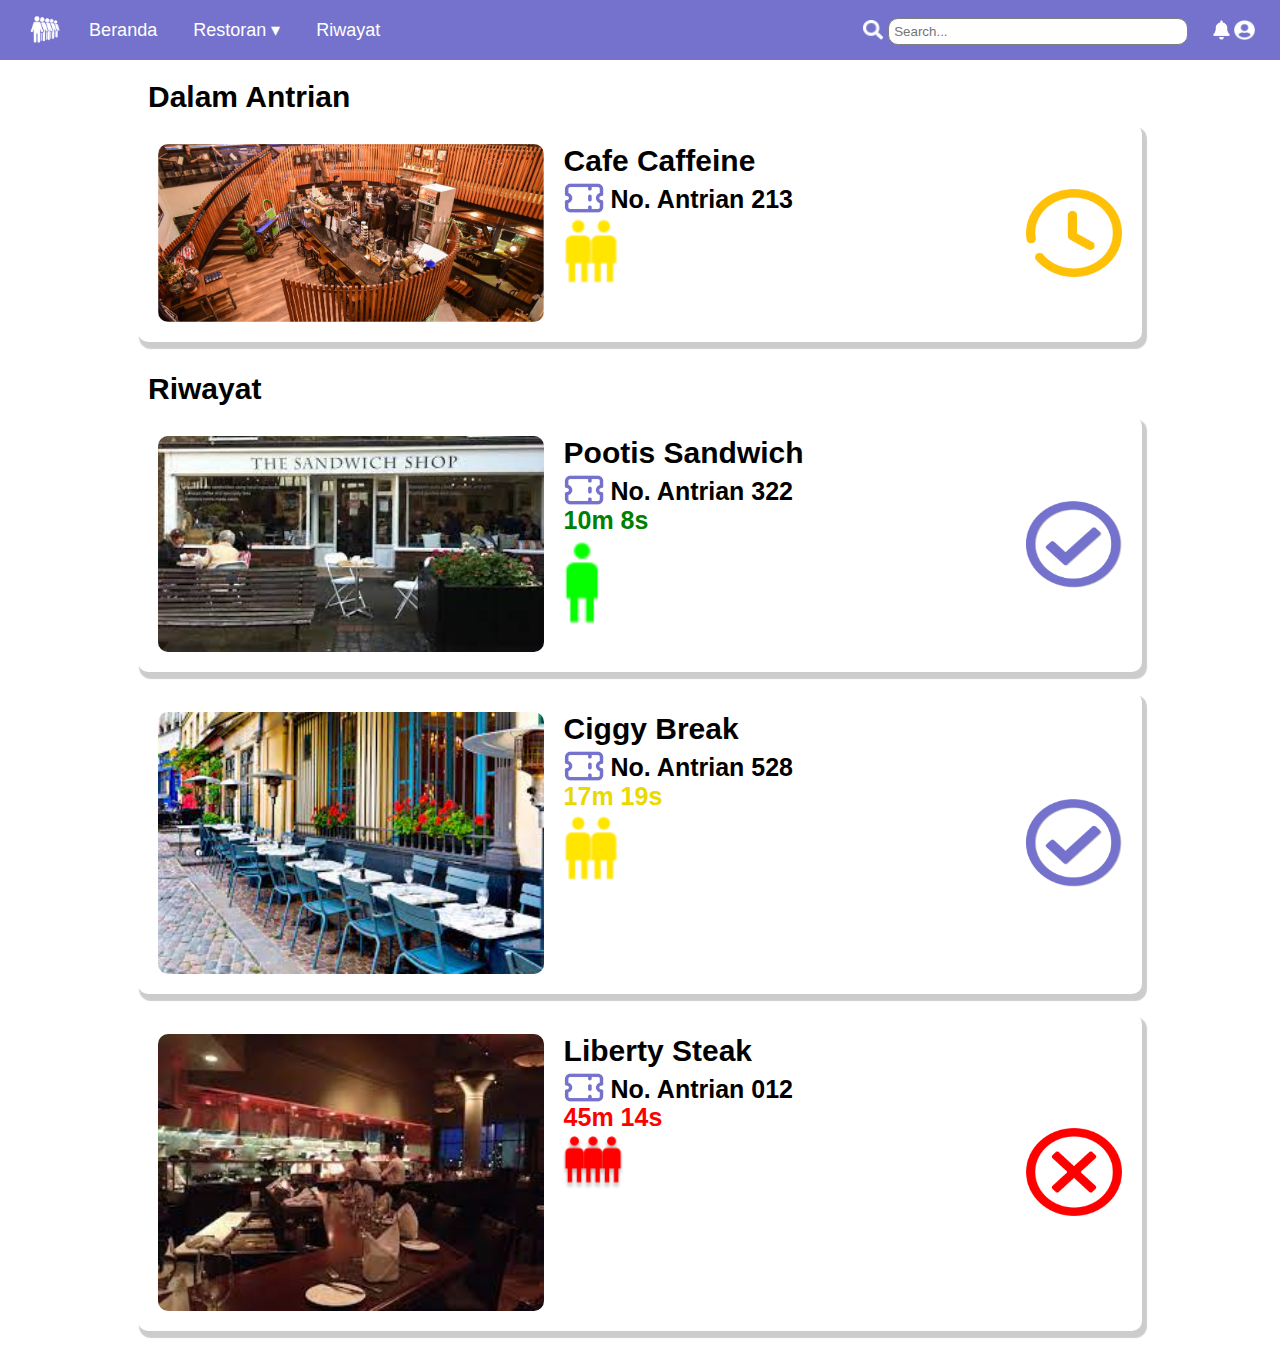
<file: HTML/Riwayat.html>
<!DOCTYPE html>
<html lang="en">

<head>
    <meta charset="UTF-8">
    <meta name="viewport" content="width=device-width, initial-scale=1.0">
    <title>Antre - Riwayat</title>
    <link rel="stylesheet" href="../CSS/Riwayat.css">
    <link rel="shortcut icon" href="../Assets/favicon.ico" type="image/x-icon">
</head>

<body>
    <script>
        // Set the countdown time in minutes
        var countdownMinutes = 30;

        // Calculate the end time
        var endTime = new Date();
        endTime.setMinutes(endTime.getMinutes() + countdownMinutes);

        // Update the countdown every second
        var countdown = setInterval(function () {
            // Get the current time
            var currentTime = new Date().getTime();

            // Calculate the time remaining
            var timeRemaining = endTime - currentTime;

            // Calculate minutes and seconds
            var minutes = Math.floor((timeRemaining % (1000 * 60 * 60)) / (1000 * 60));
            var seconds = Math.floor((timeRemaining % (1000 * 60)) / 1000);

            // Display the countdown
            document.getElementById("timer").innerHTML = minutes + "m " + seconds + "s ";

            // If the countdown is finished, display a message
            if (timeRemaining < 0) {
                clearInterval(countdown);
                document.getElementById("timer").innerHTML = "Antri telah selesai!";
            }
        }, 1000);
    </script>
    <div class="container">
        <section class="nav-container">
            <nav class="navbar">
                <img class="antrean pc" src="../Assets/Logo.png" />
                <ul class="nav">
                    <li class="nav-item"><a href="beranda.html">Beranda</a></li>
                    <li class="dropdown">
                        <button class="dropbtn">Restoran &#9662;</button>
                        <div class="dropdown-content">
                            <a href="beranda.html#restoran-dekatmu">Restoran Dekatmu</a>
                            <a href="beranda.html#sponsor">Restoran Sponsor</a>
                            <a href="beranda.html#restoran-populer">Restoran Populer</a>
                        </div>
                    </li>
                    <li class="nav-item"><a href="Riwayat.html">Riwayat</a></li>
                </ul>
                <div class="bar">
                    <span>
                        <img class="antrean mobile" src="../Assets/Logo.png" />
                    </span>
                    <span class="bar-ipt">
                        <img src="../Assets/Search.png" />
                        <input class="search-input" type="text" placeholder="Search..." />
                        <img src="../Assets/bell.png" />
                        <img src="../Assets/user.png" />
                    </span>
                </div>
            </nav>
        </section>

        <section class="main-container">
            <h1>Dalam Antrian</h1>
            <div class="current">
                <img src="../Assets/resto 1 big.png" class="resto" alt="resto 1">

                <div class="info">
                    <div>
                        <p>Cafe Caffeine</p>
                    </div>
                    <div><img class="noantri" src="../Assets/NoAntri.png"> No. Antrian 213</div>
                    <div id="timer" class="timer"></div>
                    <img class="queue sedang" src="../Assets/sedang.png">
                </div>
                <span class="seperator"></span>
                <img src="../Assets/wait.png" class="checkmark">
        </section>

        <section class="aside-container">
            <h1>Riwayat</h1>
            <div class="pass"><img src="../Assets/resto riwayat 1.jpg" class="resto" alt="resto 1">
                <div class="info">
                    <div>
                        <p>Pootis Sandwich</p>
                    </div>
                    <div><img class="noantri" src="../Assets/NoAntri.png"> No. Antrian 322</div>
                    <span style="color: green;">10m 8s</span>
                    <img class="queue sepi" src="../Assets/sepi.png">
                </div>
                <span class="seperator"></span>
                <img src="../Assets/berhasil.png" class="checkmark">
            </div>
            <div class="pass"><img src="../Assets/resto riwayat 2.jpg" class="resto" alt="resto 1">

                <div class="info">
                    <div>
                        <p>Ciggy Break</p>
                    </div>
                    <div><img class="noantri" src="../Assets/NoAntri.png"> No. Antrian 528</div>
                    <span style="color: rgb(233, 217, 0);">17m 19s</span>
                    <img class="queue sedang" src="../Assets/sedang.png">
                </div>
                <span class="seperator"></span>
                <img src="../Assets/berhasil.png" class="checkmark">
            </div>
            <div class="pass"><img src="../Assets/resto riwayat 3.jpg" class="resto" alt="resto 1">

                <div class="info">
                    <div>
                        <p>Liberty Steak</p>
                    </div>
                    <div><img class="noantri" src="../Assets/NoAntri.png"> No. Antrian 012</div>
                    <span style="color: red;">45m 14s</span>
                    <img class="queue ramai" src="../Assets/ramai.png">
                </div>
                <span class="seperator"></span>
                <img src="../Assets/fail.png" class="checkmark">
            </div>
        </section>
    </div>
</body>

</html>
</file>
<file: CSS/style.css>
* {
  margin: 0;
  padding: 0;
  box-sizing: border-box;
  font-family: "Segoe UI", Tahoma, Geneva, Verdana, sans-serif;
}

body {
  background: #d7e3fe;
}

.container {
  display: flex;
  flex-direction: column;
  justify-content: space-between;
  margin: 0 auto;
}

.header {
  display: flex;
  max-width: 100%;
  height: 70px;
  background: #ffffff;
  box-shadow: 3px 5px 1px 2px rgba(0, 0, 0, 0.2);
  padding-top: 10px;
  justify-content: center;
  align-items: center;
  flex-direction: row;
}

.download {
  font-weight: 800;
  font-size: 20px;
  line-height: 38px;
  text-align: right;
  color: #817fde;
  text-decoration: none;
  align-self: end;
  margin: 10px;
}

.main {
  width: 100%;
  display: flex;
  justify-content: space-between;
  align-items: center;
  margin-top: 20px;
  padding-left: 200px;
  padding-right: 200px;
}

.aside2 {
  margin-right: 5px;
  width: 60%;
}

form {
  background: #fff;
  border-radius: 8px;
  padding: 20px;
  box-shadow: 3px 5px 1px 2px rgba(0, 0, 0, 0.2);
  min-width: 400px;
  /* translate: -70px 0px; */
  display: flex;
  flex-direction: column;
  justify-content: center;
  margin-left: 5px;
}

.tittle {
  margin-bottom: 10px;
  font-size: 25px;
  font-weight: 500;
}

form input {
  height: 55px;
  width: 100%;
  border: 1px solid #ccc;
  border-radius: 6px;
  margin-bottom: 15px;
  font-size: 1rem;
  padding: 0 14px;
}

.cekbox {
  display: flex;
  height: 15px;
  width: 100%;
  border: 1px solid;
  margin-left: 50px;
  float: inline-end;
  translate: -135px -16.8px;
}

.textbox {
  display: flex;
  margin-left: 5px;
}

input:hover {
  box-shadow: 1px 1px 1px 1px rgba(0, 0, 0, 0.2);
}

form input:focus {
  outline: none;
  border-color: #7a18f2;
}

::placeholder {
  color: #777;
  font-size: 1.063rem;
}

.link {
  display: flex;
  flex-direction: column;
  text-align: center;
  gap: 15px;
}

.link .login {
  border: none;
  text-align: center;
  outline: none;
  cursor: pointer;
  background: #7472cc;
  padding: 15px 0;
  border-radius: 6px;
  color: #fff;
  font-size: 1.25rem;
  font-weight: 600;
  transition: 0.2s ease;
}

.link .login:hover {
  background: #5c5ba1;
}

form a {
  text-decoration: none;
}
.link .forgot {
  color: #1877f2;
  font-size: 0.875rem;
}

.link .forgot:hover {
  text-decoration: underline;
}

hr {
  border: none;
  height: 1px;
  background-color: #ccc;
  margin-bottom: 20px;
  margin-top: 20px;
}

.button {
  margin-top: 25px;
  text-align: center;
  margin-bottom: 20px;
}

.button a {
  padding: 15px 20px;
  background: #9f9ed3;
  border-radius: 6px;
  color: #fff;
  font-size: 1.063rem;
  font-weight: 600;
  transition: 0.2s ease;
}

.button a:hover {
  background: #7472cc;
}

@media (max-width: 1200px) {
  /* MAIN */
  .main {
    justify-content: center;
    align-items: center;
    padding-left: 0px;
    padding-right: 0px;
  }

  .aside2 {
    display: none;
  }
}

@media (max-width: 480px) {
  /* DOWNLOAD */
  .download {
    align-self: center;
    text-align: center;
  }

  /* MAIN */
  form {
    min-width: 300px;
  }

  /* CHECKBOX */
  .cekbox {
    translate: -85px -16.8px;
  }
}
</file>
<file: CSS/Index.css>
* {
  margin: 0;
  padding: 0;
  box-sizing: border-box;
  font-family: "Segoe UI", Tahoma, Geneva, Verdana, sans-serif;
}

.container {
  display: flex;
  flex-direction: column;
  justify-content: space-between;
  margin: 0 auto;
  background: #d7e3fe;
}

.header {
  display: flex;
  max-width: 100%;
  height: 70px;
  background: #ffffff;
  box-shadow: 3px 5px 1px 2px rgba(0, 0, 0, 0.2);
  padding-top: 10px;
  justify-content: center;
  align-items: center;
  flex-direction: row;
}

.download {
  font-weight: 800;
  font-size: 20px;
  line-height: 38px;
  text-align: right;
  color: #817fde;
  text-decoration: none;
  align-self: end;
  margin: 10px;
}

.main {
  width: 100%;
  display: flex;
  justify-content: space-between;
  align-items: center;
  margin-top: 20px;
  margin-bottom: 150px;
  padding-left: 200px;
  padding-right: 200px;
}

form {
  background: #fff;
  border-radius: 8px;
  padding: 20px;
  box-shadow: 3px 5px 1px 2px rgba(0, 0, 0, 0.2);
  min-width: 400px;
  translate: -70px 0px;
  display: flex;
  flex-direction: column;
  justify-content: center;
}

.tittle {
  margin-bottom: 10px;
  font-size: 25px;
  font-weight: 500;
}
form input {
  height: 55px;
  width: 100%;
  border: 1px solid #ccc;
  border-radius: 6px;
  margin-bottom: 15px;
  font-size: 1rem;
  padding: 0 14px;
}
.cekbox {
  display: flex;
  height: 15px;
  width: 100%;
  border: 1px solid;
  margin-left: 50px;
  float: inline-end;
  translate: -135px -16.8px;
}
.textbox {
  display: flex;
  margin-left: 5px;
}
form input:focus {
  outline: none;
  border-color: #7a18f2;
}
::placeholder {
  color: #777;
  font-size: 1.063rem;
}
.link {
  display: flex;
  flex-direction: column;
  text-align: center;
  gap: 15px;
}
.link .login {
  border: none;
  text-align: center;
  outline: none;
  cursor: pointer;
  background: #7472cc;
  padding: 15px 0;
  border-radius: 6px;
  color: #fff;
  font-size: 1.25rem;
  font-weight: 600;
  transition: 0.2s ease;
}
.link .login:hover {
  background: #5c5ba1;
}
form a {
  text-decoration: none;
}
.link .forgot {
  color: #1877f2;
  font-size: 0.875rem;
}
.link .forgot:hover {
  text-decoration: underline;
}
hr {
  border: none;
  height: 1px;
  background-color: #ccc;
  margin-bottom: 20px;
  margin-top: 20px;
}
.button {
  margin-top: 25px;
  text-align: center;
  margin-bottom: 20px;
}
.button a {
  padding: 15px 20px;
  background: #9f9ed3;
  border-radius: 6px;
  color: #fff;
  font-size: 1.063rem;
  font-weight: 600;
  transition: 0.2s ease;
}
.button a:hover {
  background: #7472cc;
}
@media (max-width: 1441px) {
  .main {
    justify-content: center;
    align-items: center;
    padding-left: 0px;
    padding-right: 0px;
  }
  form {
    translate: 0px 0px !important;
    padding: 10px;
  }

  .aside2 {
    display: none;
  }
}
</file>
<file: CSS/beranda_style.css>
* {
  margin: 0;
  padding: 0;
  box-sizing: border-box;
  font-family: "Segoe UI", Tahoma, Geneva, Verdana, sans-serif;
}

html {
  scroll-behavior: smooth;
}

/* PAGE CONTAINER */
.container {
  width: 100%;
  height: auto;
  display: flex;
  flex-direction: column;
  justify-content: center;
}

/* NAVIGATION */
.nav-container {
  width: 100%;
  position: sticky;
  top: 0;
  z-index: 2;
}

.navbar {
  background-color: #7472cc;
  display: flex;
  align-items: center;
  justify-content: start;
  height: 60px;
}

nav img {
  height: 20px;
  width: auto;
}

.mobile {
  display: none;
}

.antrean {
  height: 40px;
  translate: 0px 5px;
  margin-left: 20px;
  flex: 0.001;
}

.navbar ul {
  list-style: none;
  display: flex;
  flex: 1;
}

.nav {
  align-items: center;
}

.nav-item a {
  color: white;
  font-size: 18px;
  font-weight: 400;
  text-decoration: none;
  transition: 0.1s;
  padding: 18px;
}

.dropbtn {
  color: white;
  background-color: #7472cc;
  padding: 18px;
  font-size: 18px;
  border: none;
  transition: 0.1s;
}

.dropdown {
  position: relative;
  display: inline-block;
}

.dropdown-content {
  display: none;
  position: absolute;
  background-color: white;
  border-bottom-left-radius: 10px;
  border-bottom-right-radius: 10px;
  min-width: 165px;
  box-shadow: 3px 5px 1px 2px rgba(0, 0, 0, 0.2);
  z-index: 1;
}

.dropdown-content a {
  color: black;
  padding: 12px 16px;
  text-decoration: none;
  display: block;
}

.dropdown-content a:hover {
  background-color: #ddd;
}

.dropdown:hover .dropdown-content {
  display: block;
}

.dropdown:hover .dropbtn {
  background-color: #8f8ed6;
}

.nav-item a:hover {
  background-color: #8f8ed6;
}

.bar {
  margin-right: 25px;
}

input {
  border: 1px solid grey;
  border-radius: 10px;
  padding: 5px;
  height: 35px;
}

.bar input {
  width: 300px;
  margin-right: 20px;
  height: auto;
}

input:hover {
  box-shadow: 1px 1px 1px 1px rgba(0, 0, 0, 0.2);
}

.bar img {
  translate: 0px 4px;
}

/* Gallery */
.gallery-container {
  width: 100%;
  overflow: hidden;
}

.gallery {
  white-space: nowrap;
  animation: scroll 10s linear infinite;
  width: fit-content;
  margin-top: 10px;
}

.gallery img {
  display: inline-block;
  height: 300px;
  margin-left: 20px;
  margin-right: 20px;
}

@keyframes scroll {
  0% {
    transform: translateX(0);
  }

  100% {
    transform: translateX(-50%);
  }
}

/* MAIN PAGE */
.main-page {
  width: 100%;
  height: auto;
}

.row {
  height: auto;
  position: relative;
  overflow: hidden;
  /* Added overflow property to hide overflowing content */
}

.left,
.right {
  width: 46px;
  height: 45px;
  position: absolute;
  top: 54%;
  /* transform: translateY(-50%); */
  transition: 0.2s;
  background-color: rgba(0, 0, 0, 0.5);
  color: white;
  z-index: 1;
  padding-bottom: 3.5px;
  font-size: 25px;
  border-radius: 100%;
}

.left {
  left: 10px;
  padding-right: 2px;
}

.right {
  right: 10px;
  padding-left: 2px;
}

.left:hover,
.right:hover {
  scale: 1.3;
  background-color: rgba(116, 114, 204, 0.5);
}

button {
  background-color: transparent;
  border: none;
  outline: none;
  cursor: pointer;
}

.title {
  padding: 30px;
}

.resto-container {
  width: 100%;
  height: 380px;
  padding-left: 47px;
  padding-right: 47px;
  box-sizing: border-box;
  display: flex;
  flex-direction: row;
  overflow-x: auto;
  overflow-y: hidden;
  flex-wrap: nowrap;
  scroll-behavior: smooth;
  -ms-overflow-style: none; /* Hides scrollbar on Internet Explorer */
  scrollbar-width: none; /* Hides scrollbar on Firefox */
}

.resto-container::-webkit-scrollbar {
  display: none; /* Hides scrollbar on Chrome and Safari */
}

.title,
.resto-container h1 {
  padding-top: 15px;
}

.resto-container a {
  color: #222;
  text-decoration: none;
}

.purp {
  color: #7472cc;
  font-weight: 900;
}

.resto {
  min-width: 250px;
  height: 372px;
  border-radius: 10px;
  box-shadow: 3px 5px 1px 2px rgba(0, 0, 0, 0.2);
  display: flex;
  flex-direction: column;
  align-items: center;
  overflow: hidden;
  margin-left: 20px;
  margin-right: 20px;
  text-align: center;
}

.resto img {
  max-width: 100px;
  max-height: 100px;
}

.resto-img {
  min-width: 250px;
  min-height: 190px;
  border-bottom-left-radius: 10px;
  border-bottom-right-radius: 10px;
}

.stars {
  translate: 0px -188px;
}

.favourite {
  translate: 95px -360px;
}

.favourite:hover {
  scale: 1.2;
}

.green {
  color: green;
}

.yellow {
  color: rgb(255, 196, 0);
}

.red {
  color: red;
}

.queue {
  max-width: 50px;
  padding: 10px;
}

/* SHOW-MORE */
.show {
  background-color: #9f9ed3;
  color: white;
  font-weight: bold;
  height: 20%;
  width: 20%;
  padding: 20px;
  margin-left: 20px;
  margin-right: 30px;
  border-radius: 10px;
  align-items: center;
  align-self: center;
  justify-content: center;
  transition: 0.2s;
}

.show:hover {
  scale: 1.2;
  background-color: #7472cc;
}

.hidden {
  display: none;
}

.normal {
  display: flex;
}

/* FOOTER */

.footer-distributed {
  background: #7472cc;
  width: 100%;
  text-align: left;
  padding: 55px 50px;
  margin-top: 50px;
}

.footer-distributed .footer-left,
.footer-distributed .footer-center,
.footer-distributed .footer-right {
  display: inline-block;
  vertical-align: top;
}

.footer-distributed .footer-left {
  width: 40%;
}

.AN {
  translate: 67px 5px;
}

.footer-distributed .footer-links {
  color: #ffffff;
  margin: 20px 0 12px;
  padding: 0;
}

.footer-distributed .footer-links a {
  display: inline-block;
  line-height: 1.8;
  font-weight: 400;
  text-decoration: none;
  color: inherit;
}

.footer-distributed .footer-company-name {
  color: #222;
  font-size: 14px;
  font-weight: normal;
  margin: 0;
}

.footer-distributed .footer-center {
  width: 35%;
}

.footer-distributed .footer-center i {
  color: #ffffff;
  font-size: 25px;
  width: 38px;
  height: 38px;
  border-radius: 50%;
  text-align: center;
  line-height: 42px;
  margin: 10px 15px;
  vertical-align: middle;
}

.footer-distributed .footer-center i.fa-envelope {
  font-size: 17px;
  line-height: 38px;
}

.footer-distributed .footer-center p {
  display: inline-block;
  color: #ffffff;
  font-weight: 400;
  vertical-align: middle;
  margin: 0;
}

.footer-distributed .footer-center p span {
  display: block;
  font-weight: normal;
  font-size: 14px;
  line-height: 2;
}

.footer-distributed .footer-center p a {
  color: rgb(0, 255, 242);
  text-decoration: none;
}

.footer-distributed .footer-links a:before {
  content: "|";
  font-weight: 300;
  font-size: 20px;
  left: 0;
  color: #fff;
  display: inline-block;
  padding-right: 5px;
}

.footer-distributed .footer-links .link-1:before {
  content: none;
}

.footer-distributed .footer-right {
  width: 20%;
}

.footer-distributed .footer-company-about {
  line-height: 20px;
  color: #a6aeb5;
  font-size: 13px;
  font-weight: normal;
  margin: 0;
}

.footer-distributed .footer-company-about span {
  display: block;
  color: #ffffff;
  font-size: 14px;
  font-weight: bold;
  margin-bottom: 20px;
}

.footer-distributed .footer-icons {
  margin-top: 25px;
}

.footer-distributed .footer-icons img {
  display: inline-block;
  width: 35px;
  height: 35px;
  cursor: pointer;
  border-radius: 2px;
  margin-right: 3px;
  margin-bottom: 5px;
}

@media (max-width: 880px) {
  /* GALLERY */
  .gallery img {
    height: 150px;
  }

  /* MAIN-PAGE */
  .resto-container h1 {
    padding-top: 0px;
  }

  .resto-container {
    height: 345px;
  }

  .resto {
    min-width: 200px;
    height: 340px;
    text-align: center;
    margin-left: 10px;
    margin-right: 10px;
  }

  .resto-img {
    min-width: 200px;
    min-height: 185px;
  }

  .favourite,
  .queue {
    max-width: 60px;
    max-height: 60px;
  }

  .stars {
    translate: 0px -175px;
  }

  .favourite {
    translate: 73px -340px;
  }

  /* FOOTER  */
  .AN {
    translate: 35px 5px;
  }

  .footer-distributed {
    font: bold 14px;
  }

  .footer-distributed .footer-left,
  .footer-distributed .footer-center,
  .footer-distributed .footer-right {
    display: block;
    width: 100%;
    margin-bottom: 40px;
    text-align: center;
  }

  .footer-distributed .footer-center {
    text-align: center;
  }

  .footer-distributed .footer-center div {
    display: flex;
    justify-content: center;
    align-items: center;
    flex-direction: column;
  }

  .footer-distributed .footer-center i {
    margin: 0px;
  }
}

@media (max-width: 850px) {
  /* NAVBAR */
  .antrean {
    margin-left: 10px;
    flex: 0.001;
  }

  .navbar {
    justify-content: space-between;
  }

  .bar {
    display: flex;
    align-items: center;
  }

  .nav {
    display: none;
  }

  .bar input {
    width: 200px;
    margin-right: 10px;
  }

  .bar img {
    margin-right: 5px;
    translate: 0px 0px;
  }

  .nav-item a {
    padding-top: 19px;
    padding-bottom: 19px;
    font-size: 15px;
  }

  .dropbtn {
    padding-top: 20px;
    padding-bottom: 20px;
    font-size: 15px;
  }
}

/* MOBILE */
@media (max-width: 690px) {
  /* NAV */
  .navbar {
    flex-direction: column-reverse;
    height: auto;
  }

  .bar {
    width: 100%;
    display: flex;
    justify-content: space-between;
    padding-top: 5px;
    margin-right: 15px;
  }

  .bar-ipt {
    display: flex;
    justify-content: end;
  }

  .bar input{
    width: 80%;
  }

  .pc {
    display: none;
  }

  .mobile {
    display: flex;
    margin-top: 5px;
  }

  .dropbtn {
    padding-top: 9px;
    padding-bottom: 10px;
  }

  .nav-item a {
    padding-top: 9px;
    padding-bottom: 9px;
  }

  /* MAIN-PAGE */
  .resto-container {
    height: 315px;
  }

  .resto {
    height: 310px;
  }

  .resto-img {
    min-width: 200px;
    min-height: 155px;
  }

  .favourite,
  .queue {
    max-width: 40px;
    max-height: 40px;
  }
  .favourite {
    translate: 75px -312px;
  }

}
</file>
<file: CSS/cafe_style.css>
* {
  margin: 0;
  padding: 0;
  box-sizing: border-box;
  font-family: "Segoe UI", Tahoma, Geneva, Verdana, sans-serif;
}

html {
  scroll-behavior: smooth;
}

/* PAGE CONTAINER */
.container {
  width: 100%;
  height: auto;
  display: flex;
  flex-direction: column;
  justify-content: center;
  align-items: center;
}

/* NAVIGATION */
.nav-container {
  width: 100%;
  position: sticky;
  top: 0;
  z-index: 1;
}

.navbar {
  background-color: #7472cc;
  display: flex;
  align-items: center;
  justify-content: start;
  height: 60px;
}

nav img {
  height: 20px;
  width: auto;
}

.mobile {
  display: none;
}

.antrean {
  height: 40px;
  translate: 0px 5px;
  margin-left: 20px;
  flex: 0.001;
}

.navbar ul {
  list-style: none;
  display: flex;
  flex: 1;
}

.nav {
  align-items: center;
}

.nav-item a {
  color: white;
  font-size: 18px;
  font-weight: 400;
  text-decoration: none;
  transition: 0.1s;
  padding: 18px;
}

.dropbtn {
  color: white;
  background-color: #7472cc;
  padding: 18px;
  font-size: 18px;
  border: none;
  transition: 0.1s;
}

.dropdown {
  position: relative;
  display: inline-block;
}

.dropdown-content {
  display: none;
  position: absolute;
  background-color: white;
  border-bottom-left-radius: 10px;
  border-bottom-right-radius: 10px;
  min-width: 165px;
  box-shadow: 3px 5px 1px 2px rgba(0, 0, 0, 0.2);
  z-index: 1;
}

.dropdown-content a {
  color: black;
  padding: 12px 16px;
  text-decoration: none;
  display: block;
}

.dropdown-content a:hover {
  background-color: #ddd;
}

.dropdown:hover .dropdown-content {
  display: block;
}

.dropdown:hover .dropbtn {
  background-color: #8f8ed6;
}

.nav-item a:hover {
  background-color: #8f8ed6;
}

.bar {
  margin-right: 25px;
}

.bar input {
  width: 300px;
  margin-right: 20px;
  height: auto;
  border: 1px solid grey;
  border-radius: 10px;
  padding: 5px;
}

input:hover {
  box-shadow: 1px 1px 1px 1px rgba(0, 0, 0, 0.2);
}

.bar img {
  translate: 0px 4px;
}

/* PREVIEW */
.preview-container {
  width: 100%;
  background-color: #d9e5ff;
  display: flex;
  flex-direction: column;
  align-items: center;
}

.preview-container img {
  max-width: 80%;
  translate: 0px 30px;
  border-radius: 10px;
}

/* Small-Info */
.small-info-container {
  width: 90%;
  display: flex;
  align-items: center;
  justify-content: space-between;
  padding-left: 10px;
  padding-right: 10px;
  font-weight: 800;
  margin-top: 10px;
  margin-bottom: 20px;
}

.small-info-container span {
  width: 500px;
}

.location img {
  width: 15px;
}

.location {
  text-align: right;
}

/* Info */
.info-container {
  width: 80%;
  height: auto;
  display: flex;
  justify-content: space-between;
}

.info-container h1 {
  background-color: #7472cc;
  color: white;
  padding: 10px;
  border-top-left-radius: 10px;
  border-top-right-radius: 10px;
}

.left p,
.left ul,
.right ul {
  list-style-type: none;
  padding: 20px;
}

.info {
  width: 400px;
  height: auto;
  border-radius: 10px;
}

.left,
.right {
  box-shadow: 3px 5px 1px 2px rgba(0, 0, 0, 0.2);
}

.right {
  text-align: right;
  overflow: visible;
}

.right img {
  width: 20px;
}

.center {
  flex: 0,5;
  display: flex;
  flex-direction: column;
  align-items: center;
  justify-content: center;
  text-align: center;
  font-weight: 610;
  padding: 10px;
}

.center p {
  margin: 10px;
}

.credit {
  width: 80%;
}

.btn {
  background-color: #9f9ed3;
  color: white;
  font-size: 25px;
  width: 20%;
  padding: 10px;
  border: none;
  border-radius: 40px;
  box-shadow: 3px 5px 1px 2px rgba(0, 0, 0, 0.2);
  cursor: pointer;
  transition: 0.2s;
  margin: 30px;
}

.btn:hover {
  scale: 1.2;
  background-color: #7472cc;
}

.ghost {
  display: none;
}

/* POPUP */
.popup {
  position: fixed;
  z-index: 1;
  left: 0;
  top: 0;
  width: 100%;
  height: 100%;
  overflow: auto;
  background-color: rgba(0, 0, 0, 0.4);
  display: none;
}

.popup-content {
  background-color: white;
  margin: 0 auto;
  padding: 20px;
  min-width: 40%;
  border-radius: 10px;
  display: flex;
  flex-direction: column;
  align-items: center;
  align-self: center;
  justify-self: center;
}

.popup-content h1 {
  font-size: 50px;
  text-align: center;
  margin: 10px;
}

.popup-content p {
  font-size: 20px;
  font-weight: bold;
}

.popup-content img {
  width: 25px;
  height: 22px;
  margin-right: 5px;
  translate: 0px 3px;
}

.show {
  display: flex;
}

form {
  width: 100%;
  display: flex;
  flex-direction: column;
  align-items: center;
}

.column {
  width: 90%;
  margin: 0 auto;
}

.column p {
  margin-bottom: 5px;
}

.cell {
  margin-bottom: 5px;
}

.column input {
  height: 55px;
  width: 100%;
  border: 1px solid #ccc;
  border-radius: 6px;
  margin-bottom: 15px;
  font-size: 1rem;
  padding: 0 14px;
}

.column input:focus {
  outline: none;
  border-color: #7a18f2;
}

.konfirmasi  {
  width: 80%;
  padding: 20px;
  outline: none;
  color: #fff;
  border: none;
  font-size: 18px;
  font-weight: bold;
  border-radius: 5px;
  letter-spacing: 1px;
  background-color:  #7472cc;
  margin: 10px;
}

.konfirmasi:hover {
  background-color: #5c5ba1;
}

.kembali {
  align-self: start;
  background-color: white;
  color: red;
  border: none;
  cursor: pointer;
  font-weight: bold;
  margin: 20px;
}

/* Responsive */
@media (max-width: 850px) {
  /* NAVBAR */
  .antrean {
    margin-left: 10px;
    flex: 0.001;
  }

  .navbar {
    justify-content: space-between;
  }

  .bar {
    margin-right: 10px;
    display: flex;
    align-items: center;
  }

  .nav {
    display: none;
  }

  .bar input {
    width: 200px;
    margin-right: 10px;
  }

  .bar img {
    margin-right: 5px;
    translate: 0px 0px;
  }

  .nav-item a {
    padding-top: 19px;
    padding-bottom: 19px;
    font-size: 15px;
  }

  .dropbtn {
    padding-top: 20px;
    padding-bottom: 20px;
    font-size: 15px;
  }
}

@media (max-width: 1515px) {
  /* SMALL-INFO */
  .small-info-container {
    margin: 10px;
    margin-top: 35px;
  }

  .small-info-container span {
    width: 200px;
  }

  .small-info-container p {
    translate: 0px 0px;
  }
}

@media (max-width: 762px) {

  /* INFO */
  .left p,
  .left ul,
  .right ul {
    padding: 5px;
    list-style-type: none;
  }
}

/* MOBILE */
@media (max-width: 690px) {
  /* NAV */
  .navbar {
    flex-direction: column-reverse;
    height: auto;
  }

  .bar {
    width: 100%;
    display: flex;
    justify-content: space-between;
    padding-top: 5px;
    margin-right: 15px;
  }

  .bar-ipt {
    display: flex;
    justify-content: end;
  }

  .bar input{
    width: 80%;
  }

  .pc {
    display: none;
  }

  .mobile {
    display: flex;
    margin-top: 5px;
  }

  .dropbtn {
    padding-top: 9px;
    padding-bottom: 10px;
  }

  .nav-item a {
    padding-top: 9px;
    padding-bottom: 9px;
  }
  /* PREVIEW */
  .preview-container {
    width: 100%;
  }
  
  .preview-container img {
    max-width: 80%;
    translate: 0px 20px;
  }

  /* SMALL INFO */
  .small-info-container p {
    translate: 0px 0px;
  }

  /* INFO_CONTAINER */
  .info-container {
    flex-direction: column;
    justify-content: center;
    align-items: center;
  }

  .info {
    width: 80%;
    height: auto;
    border-radius: 10px;
    margin-bottom: 20px;
  }

  .left,
  .right {
    text-align: center;
  }

  .left p,
  .left ul,
  .right ul {
    padding: 10px;
    list-style-type: none;
  }

  .normal {
    display: none;
  }

  .ghost {
    display: flex;
  }

  .center {
    margin: 0px;
  }

  .btn {
    width: 40%;
  }
}

@media (max-width: 560px) {
  /* POPUP */
  .popup-content {
    padding: 5px;
    min-width: 0%;
    width: 80%;
  }
  
  .popup-content h1 {
    font-size: 35px;
  }
  
  .popup-content p {
    font-size: 15px;
  }
  
  form {
    width: 100%;
    display: flex;
    flex-direction: column;
    align-items: center;
  }
  
  .column {
    width: 90%;
    margin: 0 auto;
  }
  
  .column p {
    margin-bottom: 5px;
  }
  
  .cell {
    margin-bottom: 5px;
  }
  
  .column input {
    height: 55px;
    width: 100%;
    border: 1px solid #ccc;
    border-radius: 6px;
    margin-bottom: 15px;
    font-size: 1rem;
    padding: 0 14px;
  }
  
  .column input:focus {
    outline: none;
    border-color: #7a18f2;
  }
  
  .konfirmasi  {
    width: 80%;
    padding: 20px;
    outline: none;
    color: #fff;
    border: none;
    font-size: 18px;
    font-weight: bold;
    border-radius: 5px;
    letter-spacing: 1px;
    background-color:  #7472cc;
    margin: 10px;
  }
}
</file>
<file: CSS/Daftar.css>
* {
  margin: 0;
  padding: 0;
  box-sizing: border-box;
  font-family: "Segoe UI", Tahoma, Geneva, Verdana, sans-serif;
}

body {
  background-image: url(../Assets/bg.png);
}

.container {
  margin: 0 auto;
}

.header {
  display: flex;
  max-width: 100%;
  height: 70px;
  padding-top: 10px;
  background: #ffffff;
  box-shadow: 3px 5px 1px 2px rgba(0, 0, 0, 0.2);
  justify-content: center;
  align-items: center;
  flex-direction: row;
}


.tittle,
.p1 {
  display: flex;
  justify-content: center;
  align-items: center;
  padding-top: 20px;
}

.p1{
  text-align: center;
  margin: 10px;
}

.daftar {
  width: 100%;
  display: flex;
  justify-content: space-around;
  padding-top: 20px;
}
form {
  display: flex;
  flex-direction: column;
  background: #fff;
  border-radius: 8px;
  padding: 20px;
  box-shadow: 3px 5px 1px 2px rgba(0, 0, 0, 0.2);
  max-width: 400px;
  width: 100%;
  margin-bottom: 100px;
}

form input {
  height: 40px;
  width: 100%;
  border: 1px solid #ccc;
  border-radius: 5px;
  margin-bottom: 8px;
  font-size: 1rem;
  padding: 0 14px;
}

.sandi {
  color: grey;
}

.cekbox {
  display: flex;
  height: 15px;
  width: 100%;
  border: 1px solid;
  margin-left: 2px;
  margin-bottom: -7px;
  translate: -100px -16px;
}

.cb {
  font-size: 14px;
  translate: 0px -500px;
}

input:hover {
  box-shadow: 1px 1px 1px 1px rgba(0, 0, 0, 0.2);
}

form input:focus {
  outline: none;
  border-color: #7a18f2;
}

form .button {
  height: 45px;
  margin: 8px 0;
}

form .button input {
  height: 100%;
  width: 100%;
  outline: none;
  color: #fff;
  border: none;
  font-size: 18px;
  font-weight: 500;
  border-radius: 5px;
  letter-spacing: 1px;
  background-color:  #7472cc;
}

form .button input:hover {
  background-color: #5c5ba1;
}

.user-detail .input-box .detail {
  font-weight: 500;
  margin-bottom: 5px;
  display: block;
}

.footer {
  display: flex;
  justify-content: center;
  align-items: end;
}


@media (max-width:480px) {
  /* FORM */
  form{
    max-width: 350px;
  }

  /* CHECKBOX */
  .cekbox {
    translate: -75px -16px;
  }
}
</file>
<file: CSS/konfirmasi.css>
* {
  margin: 0;
  padding: 0;
  box-sizing: border-box;
  font-family: "Segoe UI", Tahoma, Geneva, Verdana, sans-serif;
}

html {
  scroll-behavior: smooth;
}

/* PAGE CONTAINER */
.container {
  width: 100%;
  height: auto;
  display: flex;
  flex-direction: column;
  justify-content: center;
  align-items: center;
}

/* NAVIGATION */
.nav-container {
  width: 100%;
  position: sticky;
  top: 0;
  z-index: 2;
}

.navbar {
  background-color: #7472cc;
  display: flex;
  align-items: center;
  justify-content: start;
  height: 60px;
}

nav img {
  height: 20px;
  width: auto;
}

.mobile {
  display: none;
}

.antrean {
  height: 40px;
  translate: 0px 5px;
  margin-left: 20px;
  flex: 0.001;
}

.navbar ul {
  list-style: none;
  display: flex;
  flex: 1;
}

.nav {
  align-items: center;
}

.nav-item a {
  color: white;
  font-size: 18px;
  font-weight: 400;
  text-decoration: none;
  transition: 0.1s;
  padding: 18px;
}

.dropbtn {
  color: white;
  background-color: #7472cc;
  padding: 18px;
  font-size: 18px;
  border: none;
  transition: 0.1s;
}

.dropdown {
  position: relative;
  display: inline-block;
}

.dropdown-content {
  display: none;
  position: absolute;
  background-color: white;
  border-bottom-left-radius: 10px;
  border-bottom-right-radius: 10px;
  min-width: 165px;
  box-shadow: 3px 5px 1px 2px rgba(0, 0, 0, 0.2);
  z-index: 1;
}

.dropdown-content a {
  color: black;
  padding: 12px 16px;
  text-decoration: none;
  display: block;
}

.dropdown-content a:hover {
  background-color: #ddd;
}

.dropdown:hover .dropdown-content {
  display: block;
}

.dropdown:hover .dropbtn {
  background-color: #8f8ed6;
}

.nav-item a:hover {
  background-color: #8f8ed6;
}

.bar {
  margin-right: 25px;
}

input {
  padding: 5px;
  height: 35px;
}

.bar input {
  width: 300px;
  margin-right: 20px;
  height: auto;
  border: 1px solid grey;
  border-radius: 10px;
}

input:hover {
  box-shadow: 1px 1px 1px 1px rgba(0, 0, 0, 0.2);
}

.bar img {
  translate: 0px 4px;
}

/* TITLE */
.title {
  padding: 20px;
  padding-bottom: 0px;
  font-size: 30px;
  text-align: center;
}

/* IMG-DECO */
.img-deco {
  width: 100%;
  padding: 10px;
  display: flex;
  align-items: center;
  justify-content: space-between;
  /* background-color: antiquewhite; */
  padding-left: 15%;
  padding-right: 15%;
}

.img-deco img {
  width: 350px;
}

.img-deco img[alt="kontak info"] {
  height: 170px;
}

/* MAIN-CONTAINER */
.main-container {
  width: 100%;
  display: flex;
  align-items: center;
  justify-content: space-between;
  padding-left: 15%;
  padding-right: 15%;
}

.reservasi-info,
.kontak-info {
  min-width: 350px;
  height: 325px;
  background-color: white;
  border-radius: 10px;
  box-shadow: 3px 5px 1px 2px rgba(0, 0, 0, 0.2);
  z-index: 1;
}

.reservasi-info h1,
.kontak-info h1 {
  color: white;
  background-color: #7472cc;
  padding: 10px;
  text-align: center;
  border-top-left-radius: 10px;
  border-top-right-radius: 10px;
}

.reservasi-info img,
.kontak-info img {
  width: 20px;
  margin-right: 5px;
}

/* RESERVASI-INFO */
.reservasi-info ul {
  list-style: none;
  padding: 28px;
}

.reservasi-info li {
  margin-bottom: 20px;
}

.reservasi-info img {
  translate: 0px 3px;
}

/* KONTAK-INFO */
.collumn {
  padding: 20px;
}

.cell {
  margin: 10px;
  margin-bottom: 20px;
}

.cell p {
  /* margin-left: 27px; */
  color: gray;
  font-weight: 600;
}

.input-info {
  position: relative;
  display: inline-block;
  overflow: hidden;
}

.input-info input[type="text"] {
  border: none;
  border-bottom: 2px solid rgb(177, 177, 177);
  outline: none;
  width: 250px;
  height: 30px;
}

.underline-animation {
  transition: all 0.5s;
  display: inline-block;
  bottom: 0;
  left: -100%;
  position: absolute;
  width: 100%;
  height: 2px;
  background-color: #7472cc;
}

.input-info > input[type="text"]:focus + .underline-animation {
  left: 0;
}

/* Confirm */
.confirm {
  min-width: 300px;
  display: flex;
  margin: 50px;
  align-items: center;
  flex-direction: column;
  justify-content: end;
}

.confirm button {
  background-color: #9f9ed3;
  color: white;
  font-size: 25px;
  width: 210px;
  padding: 10px;
  border: none;
  border-radius: 40px;
  box-shadow: 3px 5px 1px 2px rgba(0, 0, 0, 0.2);
  z-index: 1;
  cursor: pointer;
  transition: 0.2s;
}

.confirm button:hover {
  scale: 1.2;
  background-color: #7472cc;
}

/* .confirm img {
    min-width: 100px;
    max-width: 500px;
    translate: 0px -350px;
} */

/* FOOTER */
.footer {
  width: 100%;
  display: flex;
  align-items: start;
  padding: 50px;
  /* translate: 0px -300px; */
}

.footer a {
  color: red;
  text-decoration: none;
  font-size: 20px;
  font-weight: 600;
}

/* POPUP */
.popup {
  position: fixed;
  z-index: 1;
  left: 0;
  top: 0;
  width: 100%;
  height: 100%;
  overflow: auto;
  background-color: rgba(0, 0, 0, 0.4);
  display: none;
}

.popup p {
  font-size: 18px;
}

.popup-content {
  background-color: white;
  margin: 0 auto;
  padding: 20px;
  max-width: 60%;
  height: auto;
  font-weight: bolder;
  border-radius: 10px;
  display: flex;
  flex-direction: column;
  align-items: center;
  align-self: center;
  justify-content: space-around;
  justify-self: center;
  text-align: center;
}

.popup-content img {
  width: 50%;
  margin: 10px;
}

.popup-content p {
  margin: 20px;
}

.popup-content button {
  background-color: #9f9ed3;
  color: white;
  font-size: 25px;
  width: 80%;
  padding: 10px;
  margin: 10px;
  border: none;
  border-radius: 40px;
  box-shadow: 3px 5px 1px 2px rgba(0, 0, 0, 0.2);
  z-index: 1;
  cursor: pointer;
  transition: 0.2s;
}

.popup-content button:hover {
  scale: 1.2;
  background-color: #7472cc;
}

.popup-content button {
  display: block;
  margin: 0 auto;
}

.show {
  display: flex;
}

/* Responsive */
@media (max-width: 850px) {
  /* NAVBAR */
  .antrean {
    margin-left: 10px;
    flex: 0.001;
  }

  .navbar {
    justify-content: space-between;
  }

  .bar {
    margin-right: 10px;
    display: flex;
    align-items: center;
  }

  .nav {
    display: none;
  }

  .bar input {
    width: 200px;
    margin-right: 10px;
  }

  .bar img {
    margin-right: 5px;
    translate: 0px 0px;
  }

  .nav-item a {
    padding-top: 19px;
    padding-bottom: 19px;
    font-size: 15px;
  }

  .dropbtn {
    padding-top: 20px;
    padding-bottom: 20px;
    font-size: 15px;
  }
}

@media (max-width: 1050px) {
  /* INFOS */
  .img-deco {
    width: 100%;
    display: flex;
    align-items: center;
    justify-content: center;
    padding-left: 3%;
    padding-right: 3%;
  }

  .main-container {
    width: 100%;
    display: flex;
    align-items: center;
    justify-content: center;
    padding-left: 3%;
    padding-right: 3%;
  }

  .kontak-info,
  .img-deco img {
    margin-left: 18px;
  }

  .reservasi-info,
  .img-deco img[alt="kontak info"] {
    margin-right: 18px;
  }
}

@media (max-width: 744px) {
  /* INFOS */
  .title {
    margin-bottom: 20px;
  }

  .main-container {
    flex-direction: column;
  }

  .img-deco {
    display: none;
  }

  .main-container {
    padding-left: 0%;
    padding-right: 0%;
  }

  .reservasi-info {
    margin-bottom: 20px;
    margin-right: 0px;
  }

  .kontak-info {
    margin-left: 0px;
  }

  /* POPUP */
  .popup-content {
    padding: 10px;
    max-width: 85%;
  }
}

/* MOBILE */
@media (max-width: 690px) {
  /* NAV */
  .navbar {
    flex-direction: column-reverse;
    height: auto;
  }

  .bar {
    width: 100%;
    display: flex;
    justify-content: space-between;
    padding-top: 5px;
    margin-right: 15px;
  }

  .bar-ipt {
    display: flex;
    justify-content: end;
  }

  .bar input {
    width: 80%;
  }

  .pc {
    display: none;
  }

  .mobile {
    display: flex;
    margin-top: 5px;
  }

  .dropbtn {
    padding-top: 9px;
    padding-bottom: 10px;
  }

  .nav-item a {
    padding-top: 9px;
    padding-bottom: 9px;
  }
}
</file>
<file: CSS/Riwayat.css>
* {
  margin: 0;
  padding: 0;
  box-sizing: border-box;
  font-family: "Segoe UI", Tahoma, Geneva, Verdana, sans-serif;
}

html {
  scroll-behavior: smooth;
}

h1 {
  font-size: 30px;
  margin: 10px;
}

/* PAGE CONTAINER */
.container {
  width: 100%;
  height: auto;
  display: flex;
  flex-direction: column;
  justify-content: center;
  align-items: center;
}

/* NAVIGATION */
.nav-container {
  width: 100%;
  position: sticky;
  top: 0;
  z-index: 2;
}

.navbar {
  background-color: #7472cc;
  display: flex;
  align-items: center;
  justify-content: start;
  height: 60px;
}

nav img {
  height: 20px;
  width: auto;
}

.mobile {
  display: none;
}

.antrean {
  height: 40px;
  translate: 0px 5px;
  margin-left: 20px;
  flex: 0.001;
}

.navbar ul {
  list-style: none;
  display: flex;
  flex: 1;
}

.nav {
  align-items: center;
}

.nav-item a {
  color: white;
  font-size: 18px;
  font-weight: 400;
  text-decoration: none;
  transition: 0.1s;
  padding: 18px;
}

.dropbtn {
  color: white;
  background-color: #7472cc;
  padding: 18px;
  font-size: 18px;
  border: none;
  transition: 0.1s;
}

.dropdown {
  position: relative;
  display: inline-block;
}

.dropdown-content {
  display: none;
  position: absolute;
  background-color: white;
  border-bottom-left-radius: 10px;
  border-bottom-right-radius: 10px;
  min-width: 165px;
  box-shadow: 3px 5px 1px 2px rgba(0, 0, 0, 0.2);
  z-index: 1;
}

.dropdown-content a {
  color: black;
  padding: 12px 16px;
  text-decoration: none;
  display: block;
}

.dropdown-content a:hover {
  background-color: #ddd;
}

.dropdown:hover .dropdown-content {
  display: block;
}

.dropdown:hover .dropbtn {
  background-color: #8f8ed6;
}

.nav-item a:hover {
  background-color: #8f8ed6;
}

.bar {
  margin-right: 25px;
}

input {
  border: 1px solid grey;
  border-radius: 10px;
  padding: 5px;
  height: 35px;
}

.bar input {
  width: 300px;
  margin-right: 20px;
  height: auto;
}

input:hover {
  box-shadow: 1px 1px 1px 1px rgba(0, 0, 0, 0.2);
}

.bar img {
  translate: 0px 4px;
}

/* MAIN-CONTAINER */
.main-container,
.aside-container {
  margin: 0 auto;
  width: 80%;
  padding: 10px;
}

.current,
.pass {
  background-color: white;
  border-radius: 10px;
  padding: 20px;
  box-shadow: 3px 5px 1px 2px rgba(0, 0, 0, 0.2);
  display: flex;
  flex-direction: row;
  /* justify-content: space-between; */
}

.pass {
  margin-bottom: 20px;
}

.info {
  font-size: 25px;
  font-weight: 600;
  display: flex;
  flex-direction: column;
  align-items: start;
  margin-left: 20px;
}

.info p {
  font-size: 30px;
  font-weight: 700;
}

.timer {
  font-size: 25px;
  font-weight: 600;
}

.resto {
  width: 40%;
  max-height: 277px;
  border-radius: 10px;
}

.noantri {
  width: 40px;
  translate: 0px 5px;
}

.queue {
  width: 100px;
}

.checkmark {
  width: 10%;
  height: 10%;
  align-self: center;
}

.sepi {
  translate: -32px;
}

.sedang {
  translate: -23px;
}

.ramai {
  translate: -21px;
}

.seperator {
  flex: 1;
}

/* Responsive */
@media (max-width: 850px) {
  /* NAVBAR */
  .antrean {
    margin-left: 10px;
    flex: 0.001;
  }

  .navbar {
    justify-content: space-between;
  }

  .bar {
    margin-right: 10px;
    display: flex;
    align-items: center;
  }

  .nav {
    display: none;
  }

  .bar input {
    width: 200px;
    margin-right: 10px;
  }

  .bar img {
    margin-right: 5px;
    translate: 0px 0px;
  }

  .nav-item a {
    padding-top: 19px;
    padding-bottom: 19px;
    font-size: 15px;
  }

  .dropbtn {
    padding-top: 20px;
    padding-bottom: 20px;
    font-size: 15px;
  }
}

@media (max-width: 1200px) {
  /* MAIN */
  .info p {
    font-size: 25px;
  }

  .info {
    font-size: 18px;
    font-weight: 600;
  }

  .timer {
    font-size: 18px;
    font-weight: 600;
  }

  .queue {
    width: 50px;
    translate: -11px;
  }

  .noantri {
    width: 20px;
    translate: 0px 0px;
  }
}

@media (max-width: 790px) {
}

/* MOBILE */
@media (max-width: 690px) {
  /* NAV */
  .navbar {
    flex-direction: column-reverse;
    height: auto;
  }

  .bar {
    width: 100%;
    display: flex;
    justify-content: space-between;
    padding-top: 5px;
    margin-right: 15px;
  }

  .bar-ipt {
    display: flex;
    justify-content: end;
  }

  .bar input {
    width: 80%;
  }

  .pc {
    display: none;
  }

  .mobile {
    display: flex;
    margin-top: 5px;
  }

  .dropbtn {
    padding-top: 9px;
    padding-bottom: 10px;
  }

  .nav-item a {
    padding-top: 9px;
    padding-bottom: 9px;
  }

  /* MAIN */
  .main-container,
  .aside-container {
    width: 100%;
  }

.info {
  margin-left: 10px;
}

  .info p {
    font-size: 20px;
  }

  .info div {
    font-size: 14px;
  }

  .resto {
    width: 150px;
    height: 100px;
    align-self: center;
  }

  .checkmark {
    width: 30px;
    height: 30px;
  }
}
</file>
